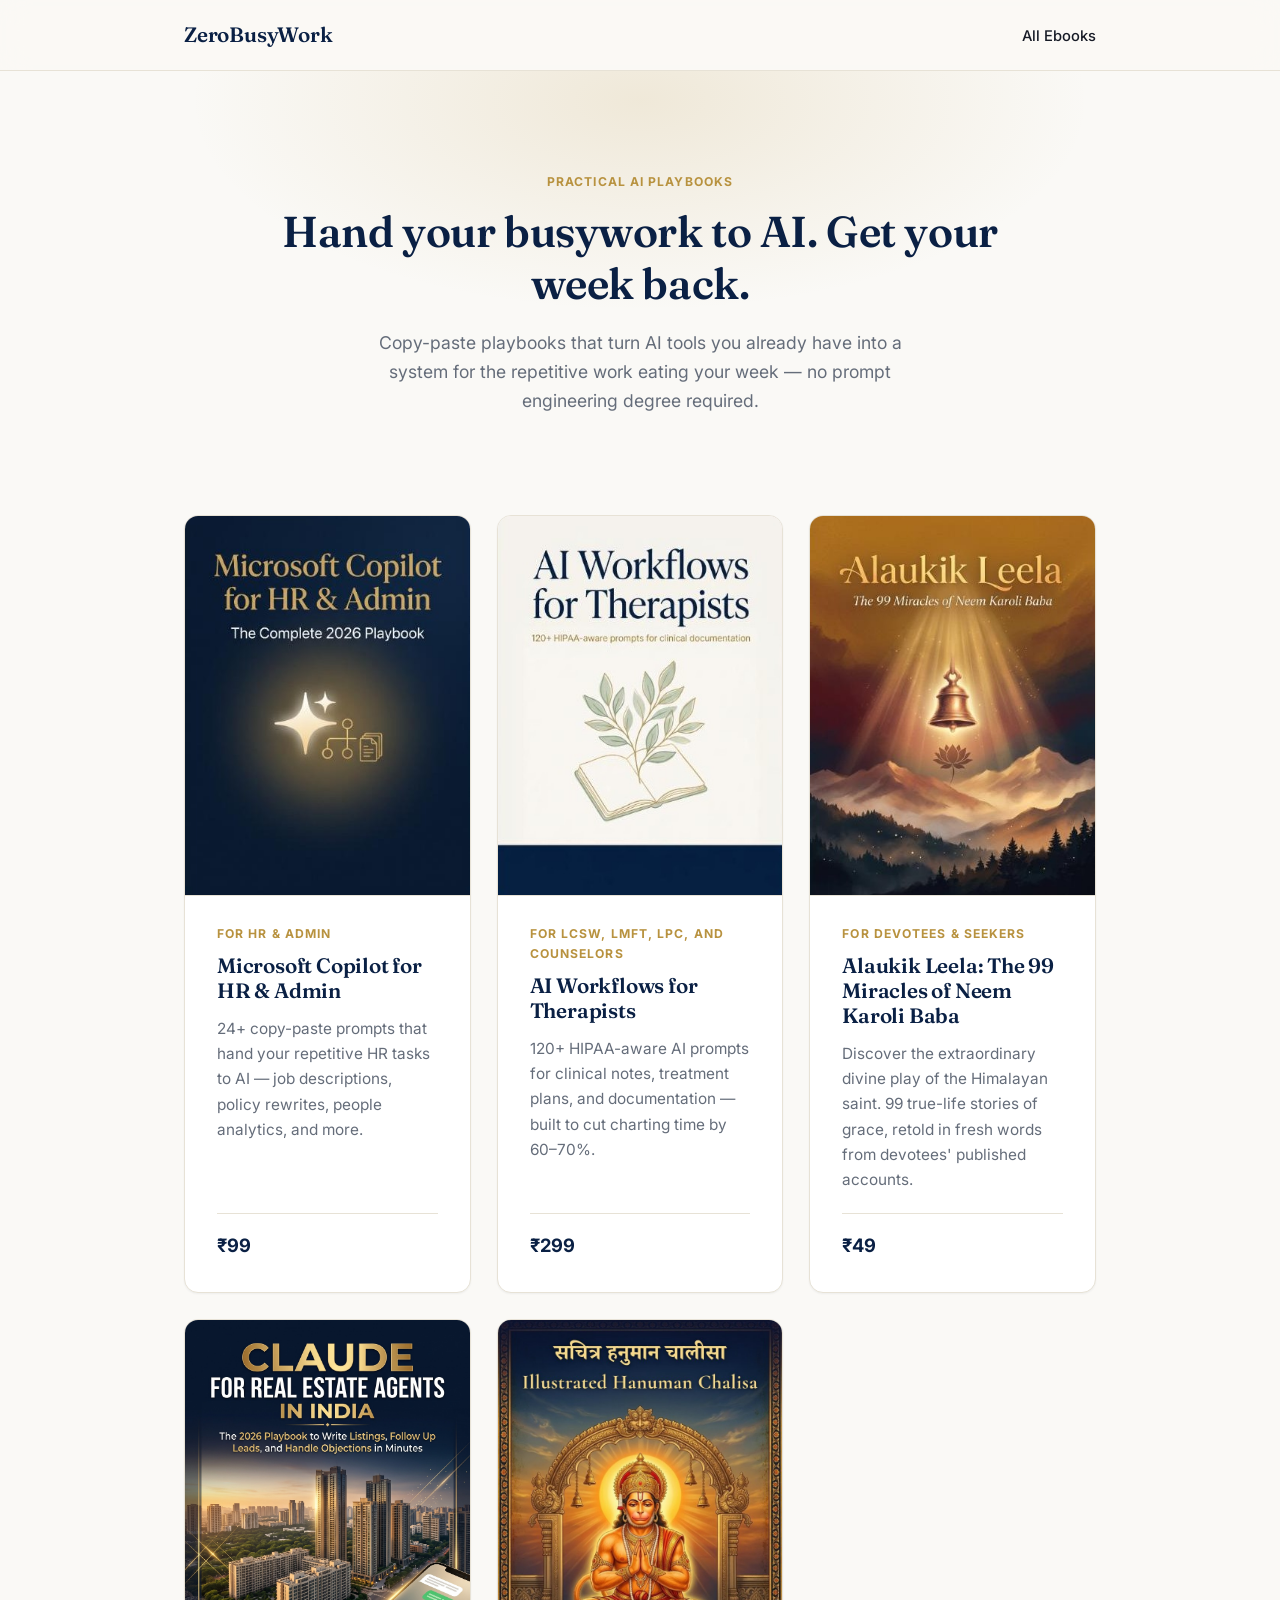
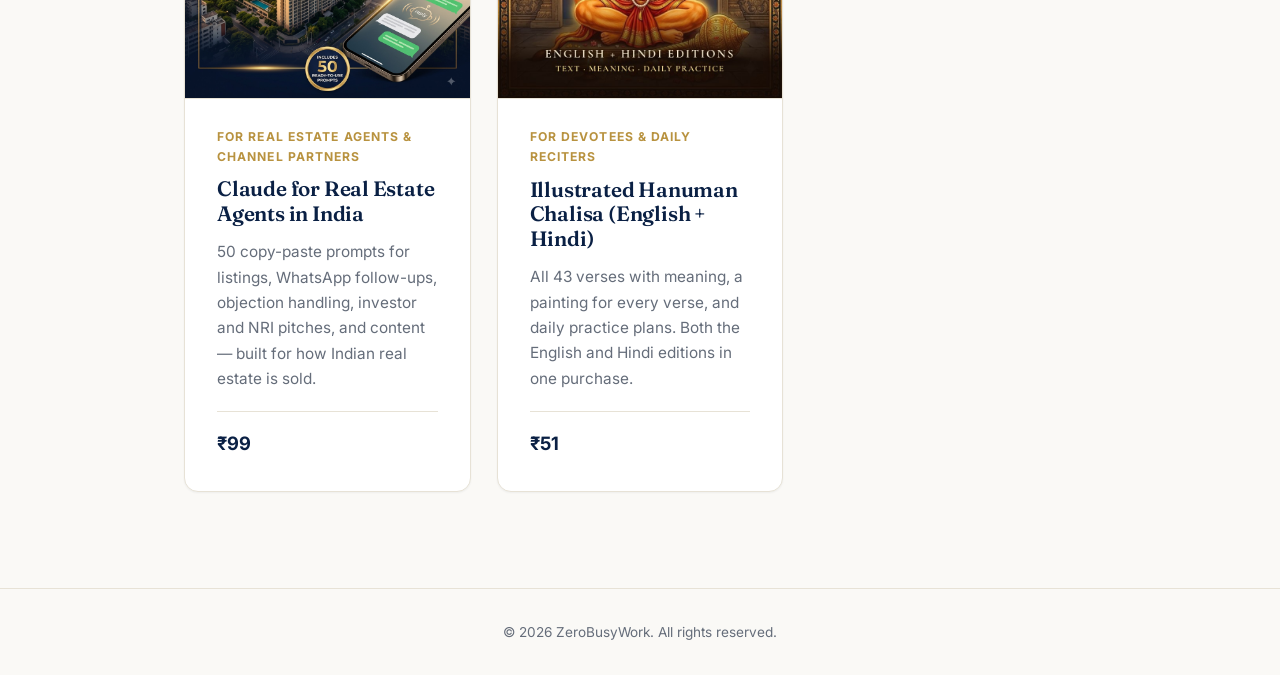
<file: index.html>
<!DOCTYPE html>
<html lang="en">
<head>
<meta charset="UTF-8">
<meta name="viewport" content="width=device-width, initial-scale=1.0">
<title>ZeroBusyWork — Practical AI Playbooks for Getting Your Time Back</title>
<meta name="description" content="Step-by-step, copy-paste AI playbooks that hand your repetitive work to AI — so you get hours back every week.">
<link rel="preconnect" href="https://fonts.googleapis.com">
<link rel="preconnect" href="https://fonts.gstatic.com" crossorigin>
<link href="https://fonts.googleapis.com/css2?family=Fraunces:opsz,wght@9..144,500;9..144,600;9..144,700&family=Inter:wght@400;500;600;700&display=swap" rel="stylesheet">
<link rel="stylesheet" href="/assets/style.css">
</head>
<body>

<header class="site-header">
<div class="wrap">
<a href="/" class="logo">ZeroBusyWork</a>
<nav>
<a href="/#books">All Ebooks</a>
</nav>
</div>
</header>

<section class="hero">
<div class="wrap">
<div class="eyebrow">Practical AI Playbooks</div>
<h1>Hand your busywork to AI. Get your week back.</h1>
<p class="lede">Copy-paste playbooks that turn AI tools you already have into a system for the repetitive work eating your week — no prompt engineering degree required.</p>
</div>
</section>

<section id="books" class="wrap">
<div class="catalog-grid">

<!--
============================================================
ONE CARD PER EBOOK.
To add a new ebook each month:
1. Duplicate the /ebooks/_template/ folder, rename it to
   your new ebook's slug (e.g. /ebooks/copilot-for-sales/).
2. Fill in that page (see instructions inside it).
3. Add a cover image at /assets/covers/{{slug}}.jpg (portrait,
   roughly 3:4) and reference it from both the homepage card
   and that ebook's hero section.
4. Copy one of the <a class="book-card"> blocks below,
   update the href, cover image, eyebrow, title, blurb and price.
============================================================
-->

<a class="book-card" href="/ebooks/hr-copilot-for-hr-admin/">
<img class="cover" src="/assets/covers/hr-copilot-for-hr-admin.jpg" alt="Microsoft Copilot for HR & Admin — cover">
<div class="card-body">
<div class="eyebrow">For HR & Admin</div>
<h2>Microsoft Copilot for HR &amp; Admin</h2>
<p>24+ copy-paste prompts that hand your repetitive HR tasks to AI — job descriptions, policy rewrites, people analytics, and more.</p>
<div class="price">₹99</div>
</div>
</a>

<a class="book-card" href="/ebooks/ai-workflows-for-therapists/">
<img class="cover" src="/assets/covers/ai-workflows-for-therapists.jpg" alt="AI Workflows for Therapists — cover">
<div class="card-body">
<div class="eyebrow">For LCSW, LMFT, LPC, and Counselors</div>
<h2>AI Workflows for Therapists</h2>
<p>120+ HIPAA-aware AI prompts for clinical notes, treatment plans, and documentation — built to cut charting time by 60–70%.</p>
<div class="price">₹299</div>
</div>
</a>

<a class="book-card" href="/ebooks/neem-karoli-baba-99-stories/">
<img class="cover" src="/assets/covers/neem-karoli-baba-99-stories.jpg" alt="Alaukik Leela: The 99 Miracles of Neem Karoli Baba — cover">
<div class="card-body">
<div class="eyebrow">For Devotees &amp; Seekers</div>
<h2>Alaukik Leela: The 99 Miracles of Neem Karoli Baba</h2>
<p>Discover the extraordinary divine play of the Himalayan saint. 99 true-life stories of grace, retold in fresh words from devotees' published accounts.</p>
<div class="price">₹49</div>
</div>
</a>

<a class="book-card" href="/ebooks/claude-for-real-estate-agents/">
<img class="cover" src="/assets/covers/claude-for-real-estate-agents.jpg" alt="Claude for Real Estate Agents in India — cover">
   <div class="card-body">
<div class="eyebrow">For Real Estate Agents &amp; Channel Partners</div>
<h2>Claude for Real Estate Agents in India</h2>
<p>50 copy-paste prompts for listings, WhatsApp follow-ups, objection handling, investor and NRI pitches, and content — built for how Indian real estate is sold.</p>
<div class="price">₹99</div>
</div>
</a>

<a class="book-card" href="/ebooks/hanuman-chalisa/">
<img class="cover" src="/assets/covers/image.jpg" alt="Illustrated Hanuman Chalisa — cover">
<div class="card-body">
<div class="eyebrow">For Devotees &amp; Daily Reciters</div>
<h2>Illustrated Hanuman Chalisa (English + Hindi)</h2>
<p>All 43 verses with meaning, a painting for every verse, and daily practice plans. Both the English and Hindi editions in one purchase.</p>
<div class="price">₹51</div>
</div>
</a>

</div>
</section>

<footer class="site-footer">
<div class="wrap">
&copy; 2026 ZeroBusyWork. All rights reserved.
</div>
</footer>

</body>
</html>
</file>
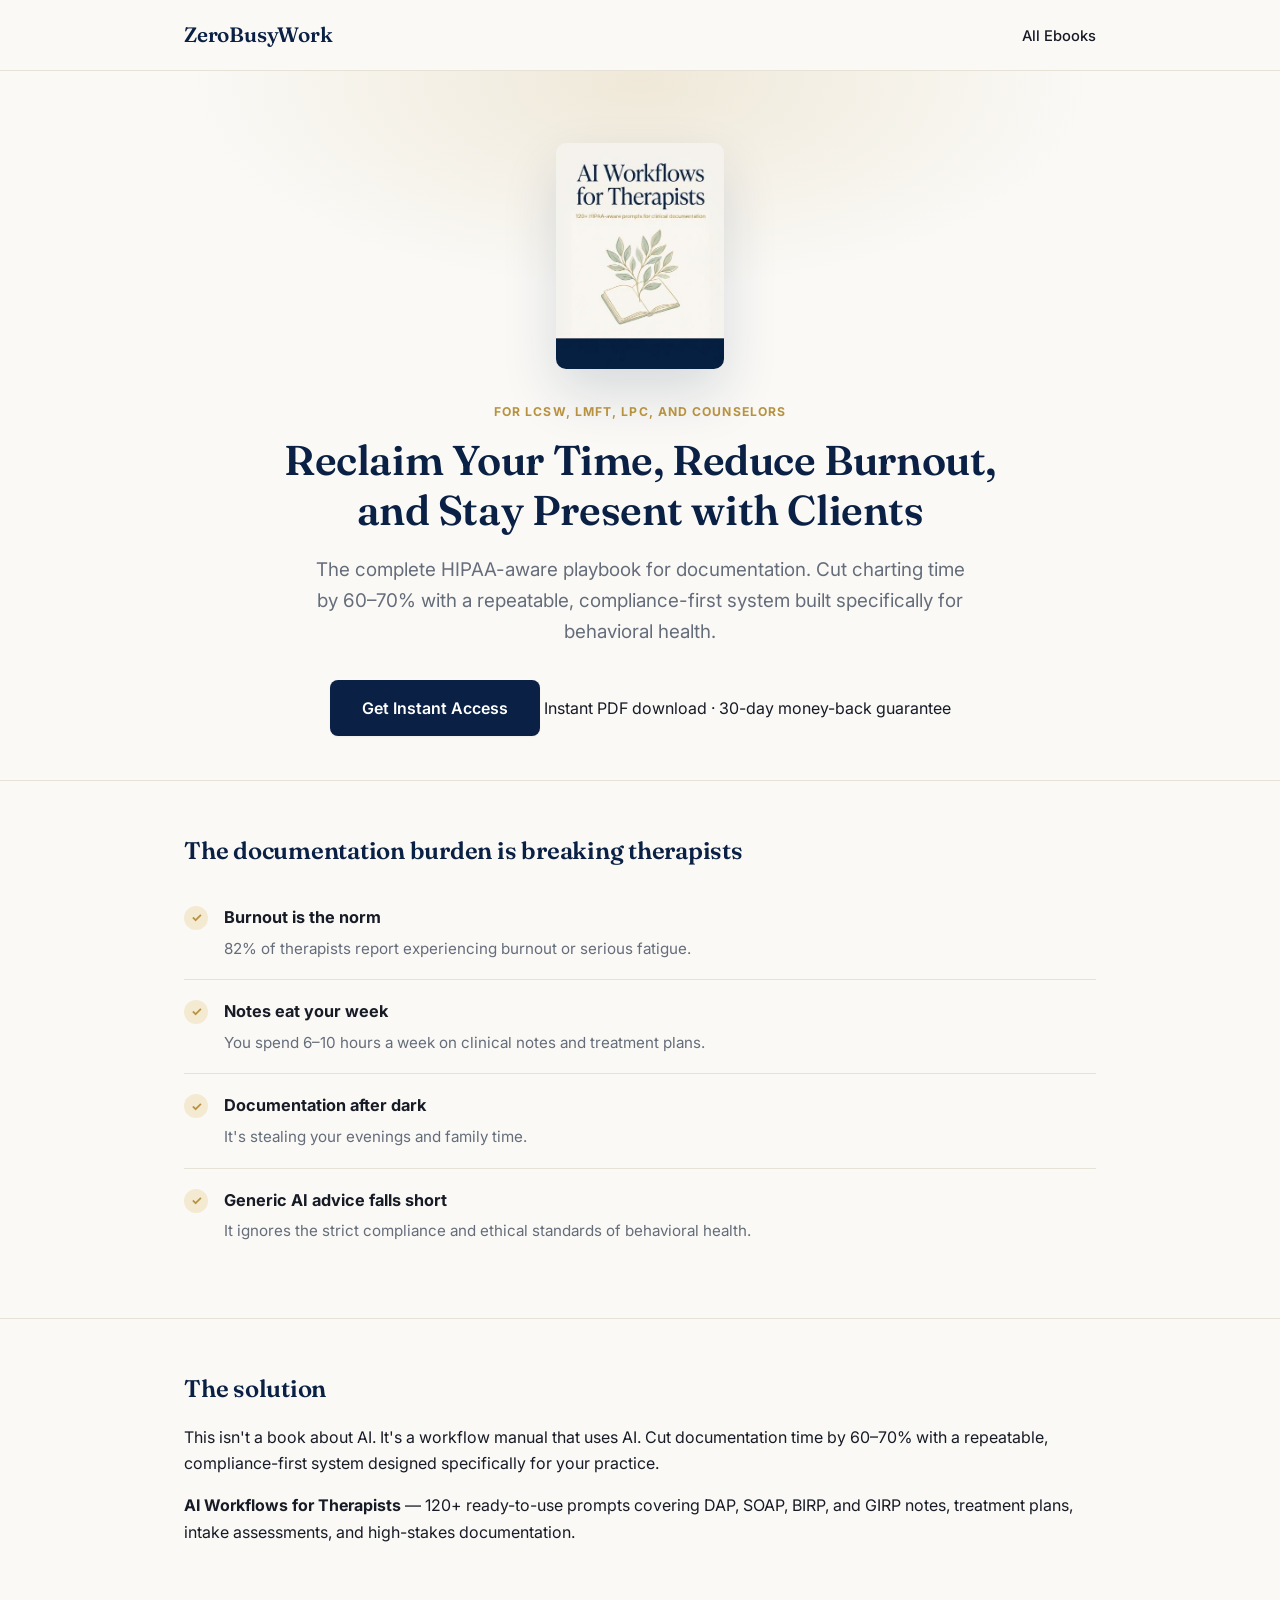
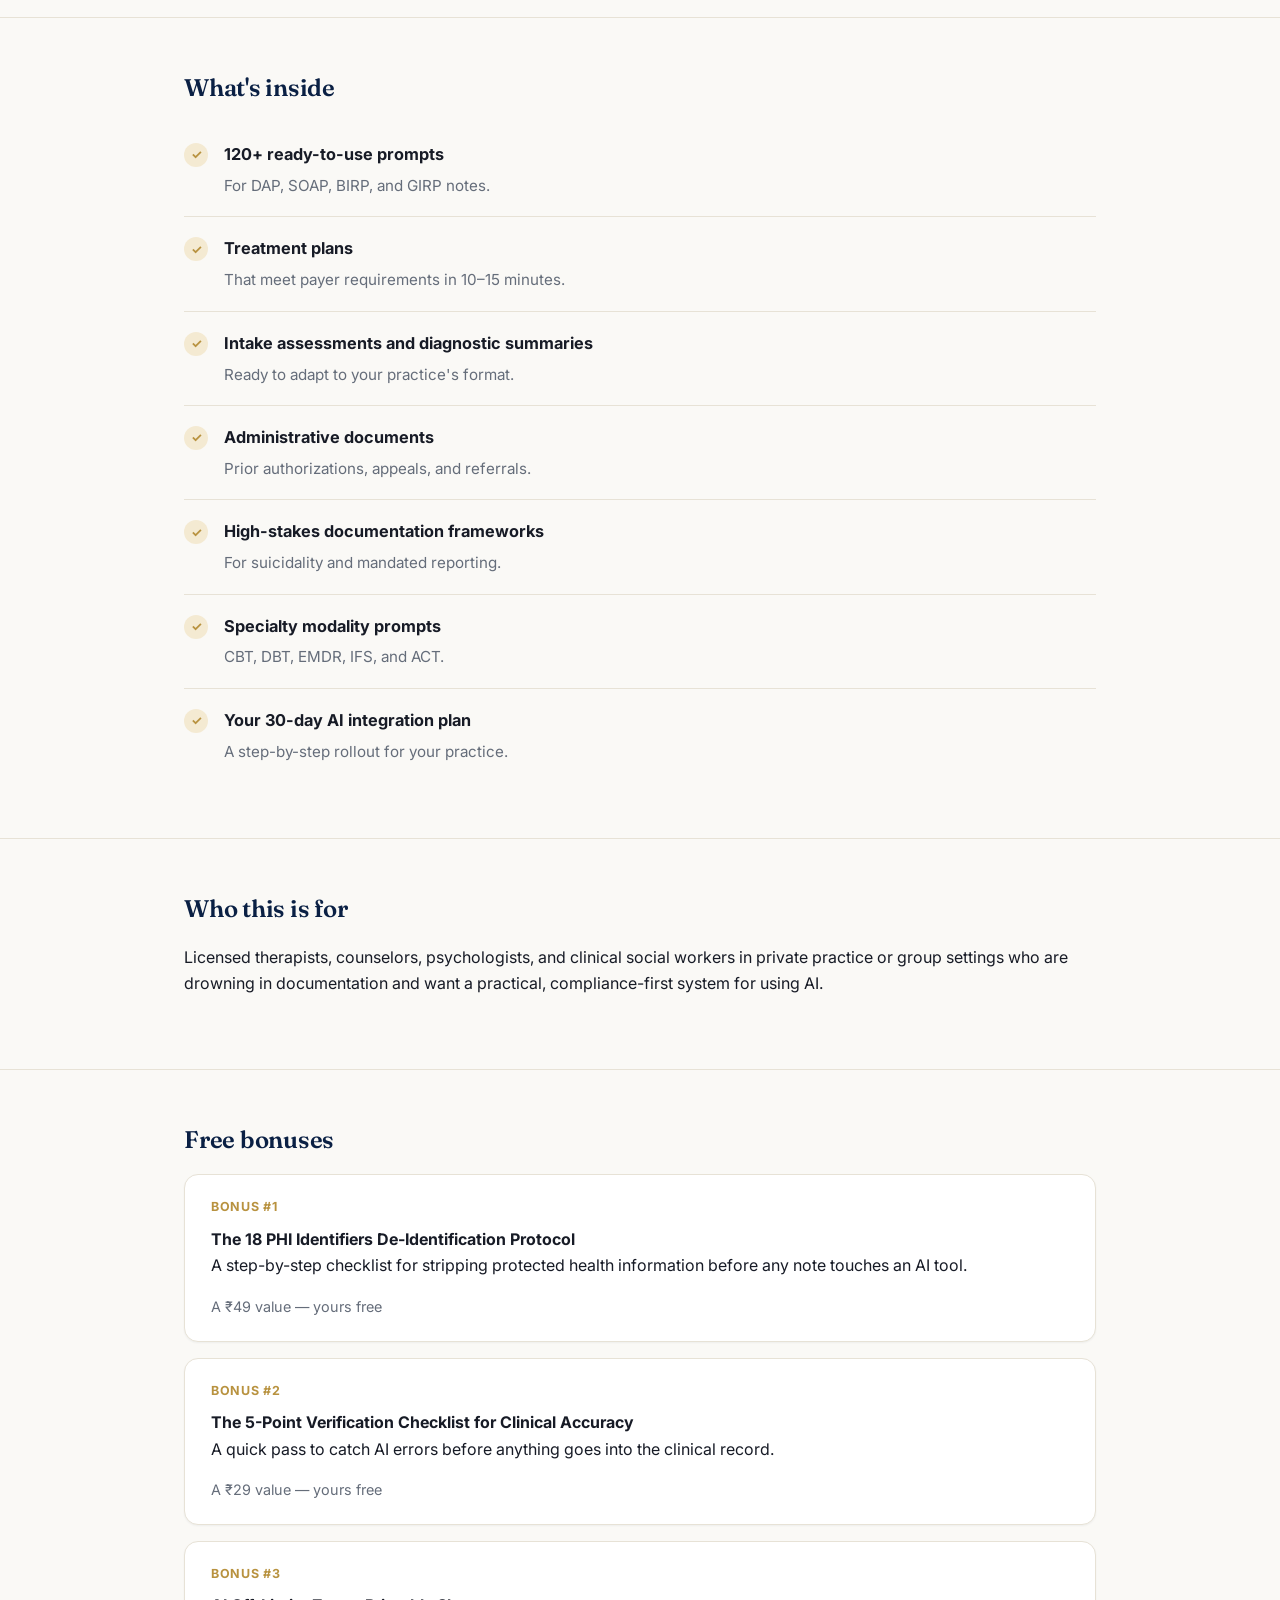
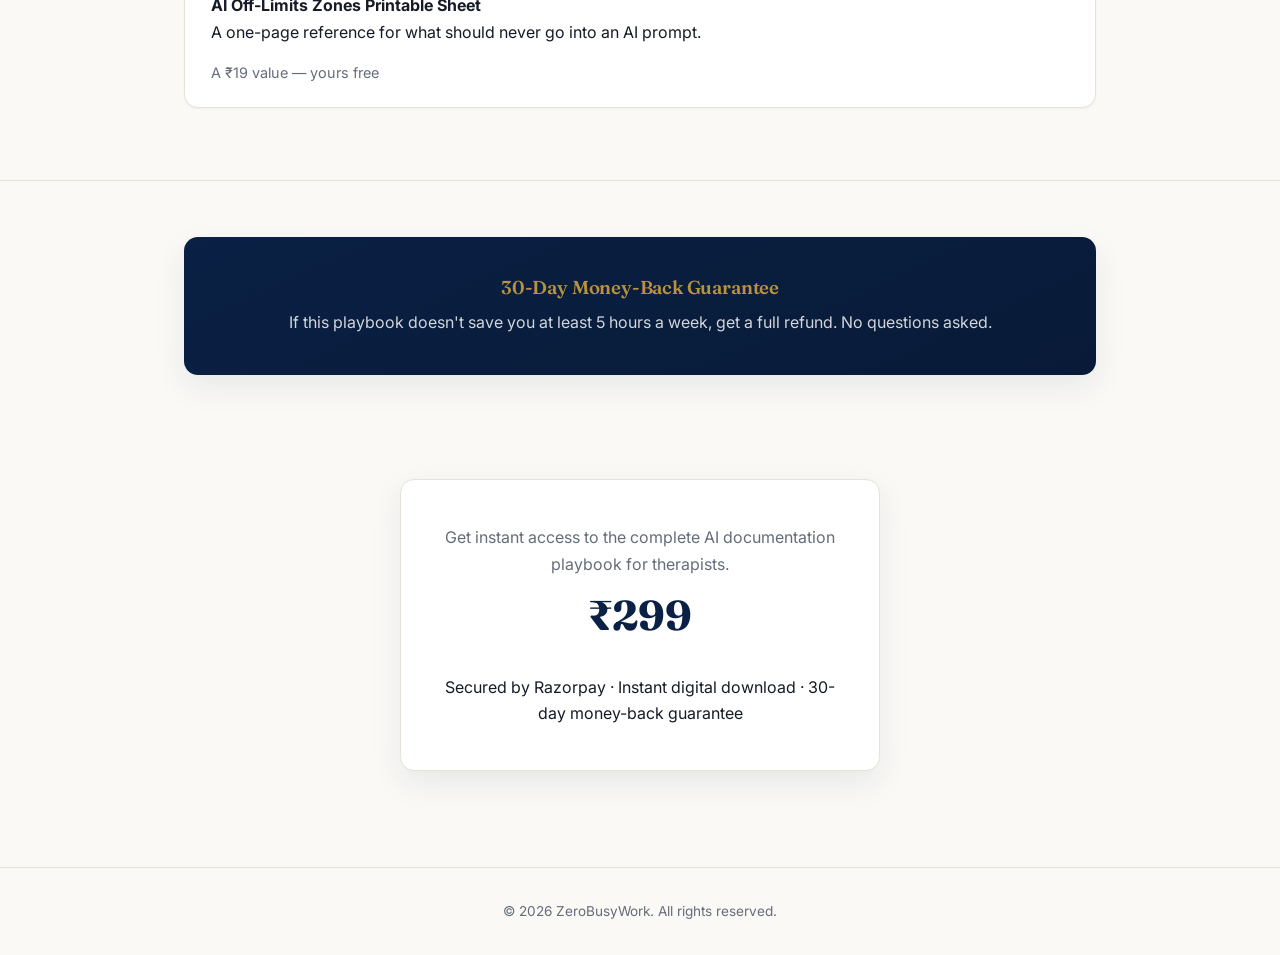
<file: ebooks/ai-workflows-for-therapists/index.html>
<!DOCTYPE html>
  <html lang="en">
  <head>
  <meta charset="UTF-8">
  <meta name="viewport" content="width=device-width, initial-scale=1.0">
  <title>AI Workflows for Therapists — ZeroBusyWork</title>
<meta name="description" content="The complete HIPAA-aware AI documentation playbook for therapists, counselors, and clinical social workers — cut charting time by 60-70%.">
  <link rel="preconnect" href="https://fonts.googleapis.com">
<link rel="preconnect" href="https://fonts.gstatic.com" crossorigin>
<link href="https://fonts.googleapis.com/css2?family=Fraunces:opsz,wght@9..144,500;9..144,600;9..144,700&family=Inter:wght@400;500;600;700&display=swap" rel="stylesheet">
<link rel="stylesheet" href="/assets/style.css">
  </head>
  <body>

  <header class="site-header">
  <div class="wrap">
  <a href="/" class="logo">ZeroBusyWork</a>
  <nav>
  <a href="/#books">All Ebooks</a>
  </nav>
  </div>
  </header>

  <section class="ebook-hero">
  <div class="wrap">
<img class="cover-shot" src="/assets/covers/ai-workflows-for-therapists.jpg" alt="AI Workflows for Therapists — book cover">
  <div class="eyebrow">For LCSW, LMFT, LPC, and Counselors</div>
  <h1>Reclaim Your Time, Reduce Burnout, and Stay Present with Clients</h1>
<p class="subhead">The complete HIPAA-aware playbook for documentation. Cut charting time by 60–70% with a repeatable, compliance-first system built specifically for behavioral health.</p>
<a href="#buy" class="btn">Get Instant Access</a>
<span class="fineprint">Instant PDF download · 30-day money-back guarantee</span>
</div>
</section>

<section class="content-section">
<div class="wrap">
<h2>The documentation burden is breaking therapists</h2>
  <ul class="feature-list">
  <li>
  <span class="check">✓</span>
  <div>
  <strong>Burnout is the norm</strong>
  <span class="desc">82% of therapists report experiencing burnout or serious fatigue.</span>
  </div>
  </li>
  <li>
  <span class="check">✓</span>
  <div>
  <strong>Notes eat your week</strong>
  <span class="desc">You spend 6–10 hours a week on clinical notes and treatment plans.</span>
</div>
</li>
<li>
<span class="check">✓</span>
<div>
<strong>Documentation after dark</strong>
<span class="desc">It's stealing your evenings and family time.</span>
  </div>
</li>
<li>
<span class="check">✓</span>
  <div>
  <strong>Generic AI advice falls short</strong>
<span class="desc">It ignores the strict compliance and ethical standards of behavioral health.</span>
  </div>
</li>
  </ul>
  </div>
  </section>

  <section class="content-section">
  <div class="wrap">
  <h2>The solution</h2>
  <p>This isn't a book about AI. It's a workflow manual that uses AI. Cut documentation time by 60–70% with a repeatable, compliance-first system designed specifically for your practice.</p>
  <p><strong>AI Workflows for Therapists</strong> — 120+ ready-to-use prompts covering DAP, SOAP, BIRP, and GIRP notes, treatment plans, intake assessments, and high-stakes documentation.</p>
</div>
</section>

<section class="content-section">
<div class="wrap">
<h2>What's inside</h2>
<ul class="feature-list">
  <li><span class="check">✓</span><div><strong>120+ ready-to-use prompts</strong><span class="desc">For DAP, SOAP, BIRP, and GIRP notes.</span></div></li>
  <li><span class="check">✓</span><div><strong>Treatment plans</strong><span class="desc">That meet payer requirements in 10–15 minutes.</span></div></li>
  <li><span class="check">✓</span><div><strong>Intake assessments and diagnostic summaries</strong><span class="desc">Ready to adapt to your practice's format.</span></div></li>
<li><span class="check">✓</span><div><strong>Administrative documents</strong><span class="desc">Prior authorizations, appeals, and referrals.</span></div></li>
<li><span class="check">✓</span><div><strong>High-stakes documentation frameworks</strong><span class="desc">For suicidality and mandated reporting.</span></div></li>
<li><span class="check">✓</span><div><strong>Specialty modality prompts</strong><span class="desc">CBT, DBT, EMDR, IFS, and ACT.</span></div></li>
<li><span class="check">✓</span><div><strong>Your 30-day AI integration plan</strong><span class="desc">A step-by-step rollout for your practice.</span></div></li>
  </ul>
</div>
</section>

  <section class="content-section">
  <div class="wrap">
<h2>Who this is for</h2>
  <p>Licensed therapists, counselors, psychologists, and clinical social workers in private practice or group settings who are drowning in documentation and want a practical, compliance-first system for using AI.</p>
</div>
</section>

<section class="content-section">
<div class="wrap">
  <h2>Free bonuses</h2>
  <div class="bonus-card">
  <div class="bonus-label">Bonus #1</div>
  <strong>The 18 PHI Identifiers De-Identification Protocol</strong>
<p>A step-by-step checklist for stripping protected health information before any note touches an AI tool.</p>
<div class="bonus-value">A ₹49 value — yours free</div>
</div>
<div class="bonus-card">
<div class="bonus-label">Bonus #2</div>
<strong>The 5-Point Verification Checklist for Clinical Accuracy</strong>
<p>A quick pass to catch AI errors before anything goes into the clinical record.</p>
<div class="bonus-value">A ₹29 value — yours free</div>
</div>
<div class="bonus-card">
<div class="bonus-label">Bonus #3</div>
<strong>AI Off-Limits Zones Printable Sheet</strong>
  <p>A one-page reference for what should never go into an AI prompt.</p>
<div class="bonus-value">A ₹19 value — yours free</div>
</div>
</div>
</section>

<section class="content-section">
  <div class="wrap">
  <div class="guarantee-box">
  <h3>30-Day Money-Back Guarantee</h3>
  <p>If this playbook doesn't save you at least 5 hours a week, get a full refund. No questions asked.</p>
  </div>
  </div>
  </section>

  <section id="buy" class="price-box">
  <div class="wrap">
  <p>Get instant access to the complete AI documentation playbook for therapists.</p>
  <div class="price">₹299</div>

  <form><script src="https://checkout.razorpay.com/v1/payment-button.js" data-payment_button_id="pl_Td9wgmvV3fQWop" async> </script> </form>

  <span class="fineprint">Secured by Razorpay · Instant digital download · 30-day money-back guarantee</span>
</div>
</section>

<footer class="site-footer">
<div class="wrap">
&copy; 2026 ZeroBusyWork. All rights reserved.
  </div>
</footer>

</body>
</html>
</file>
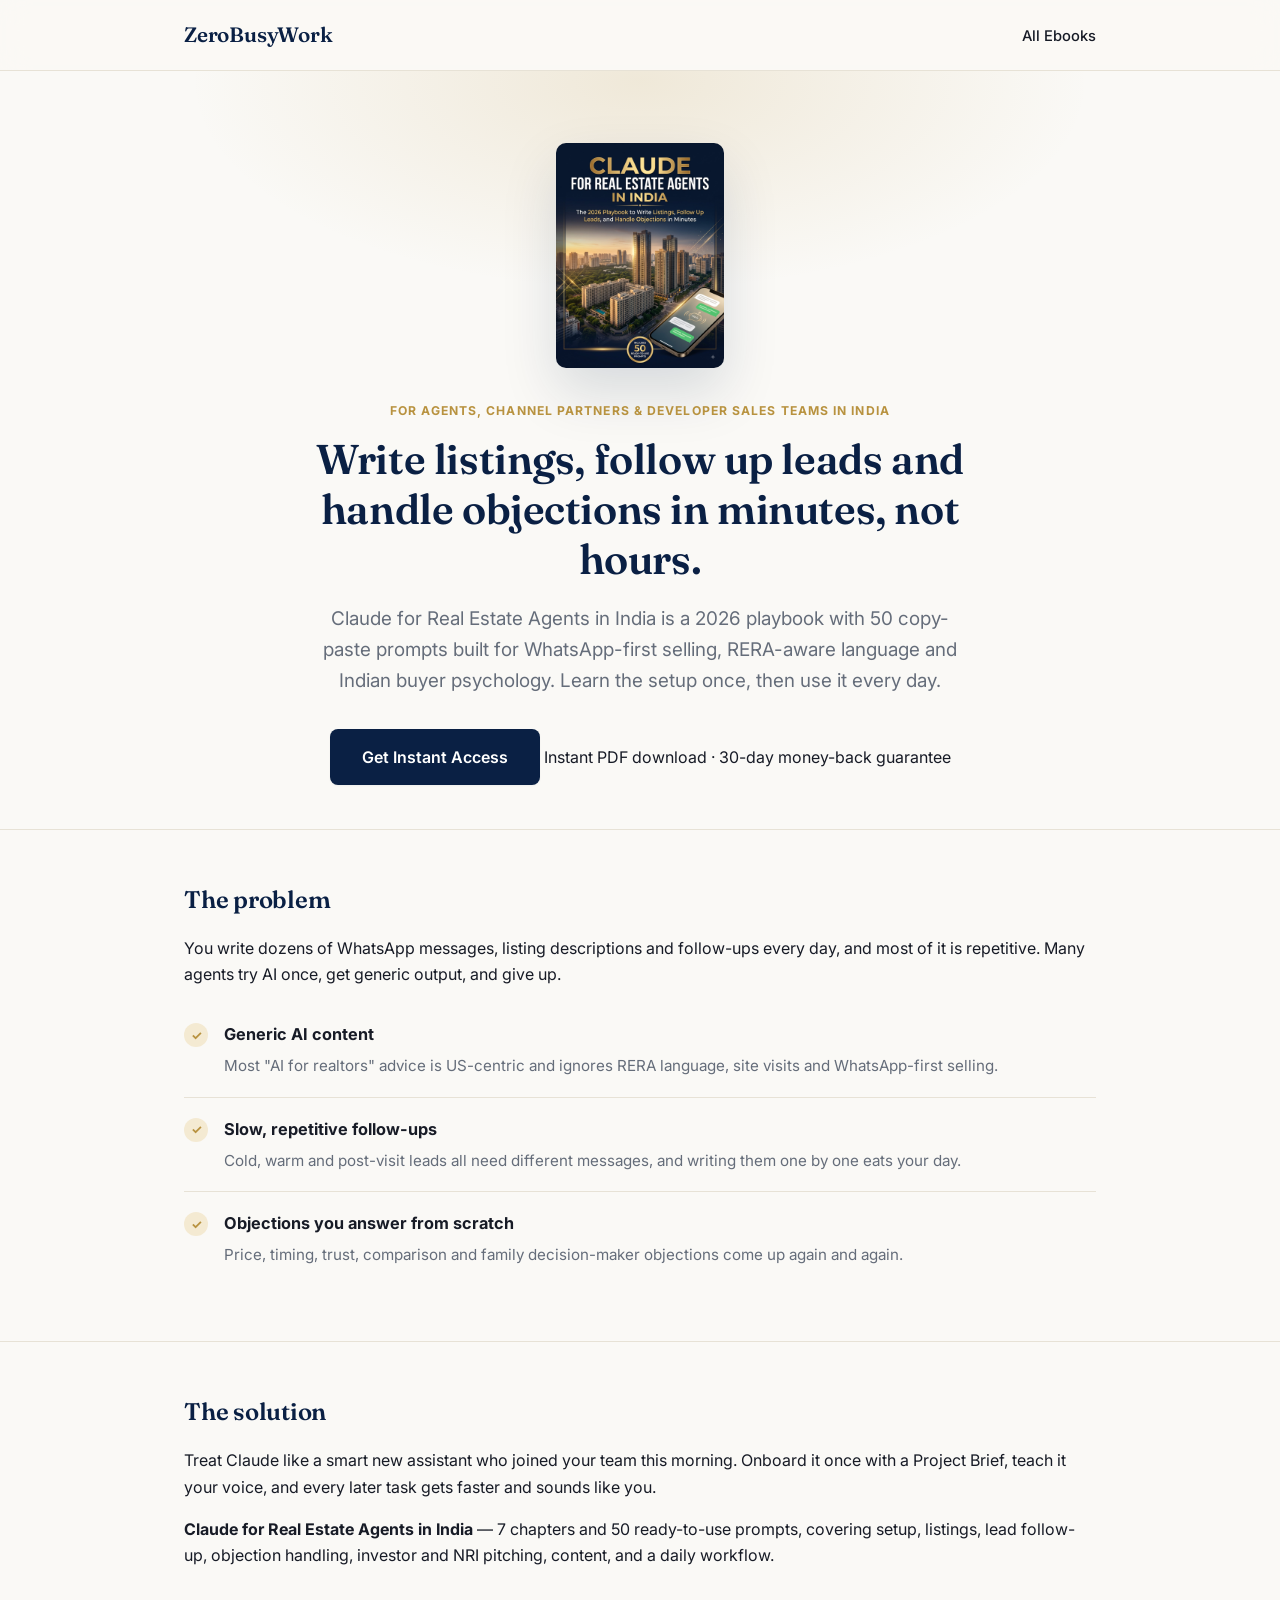
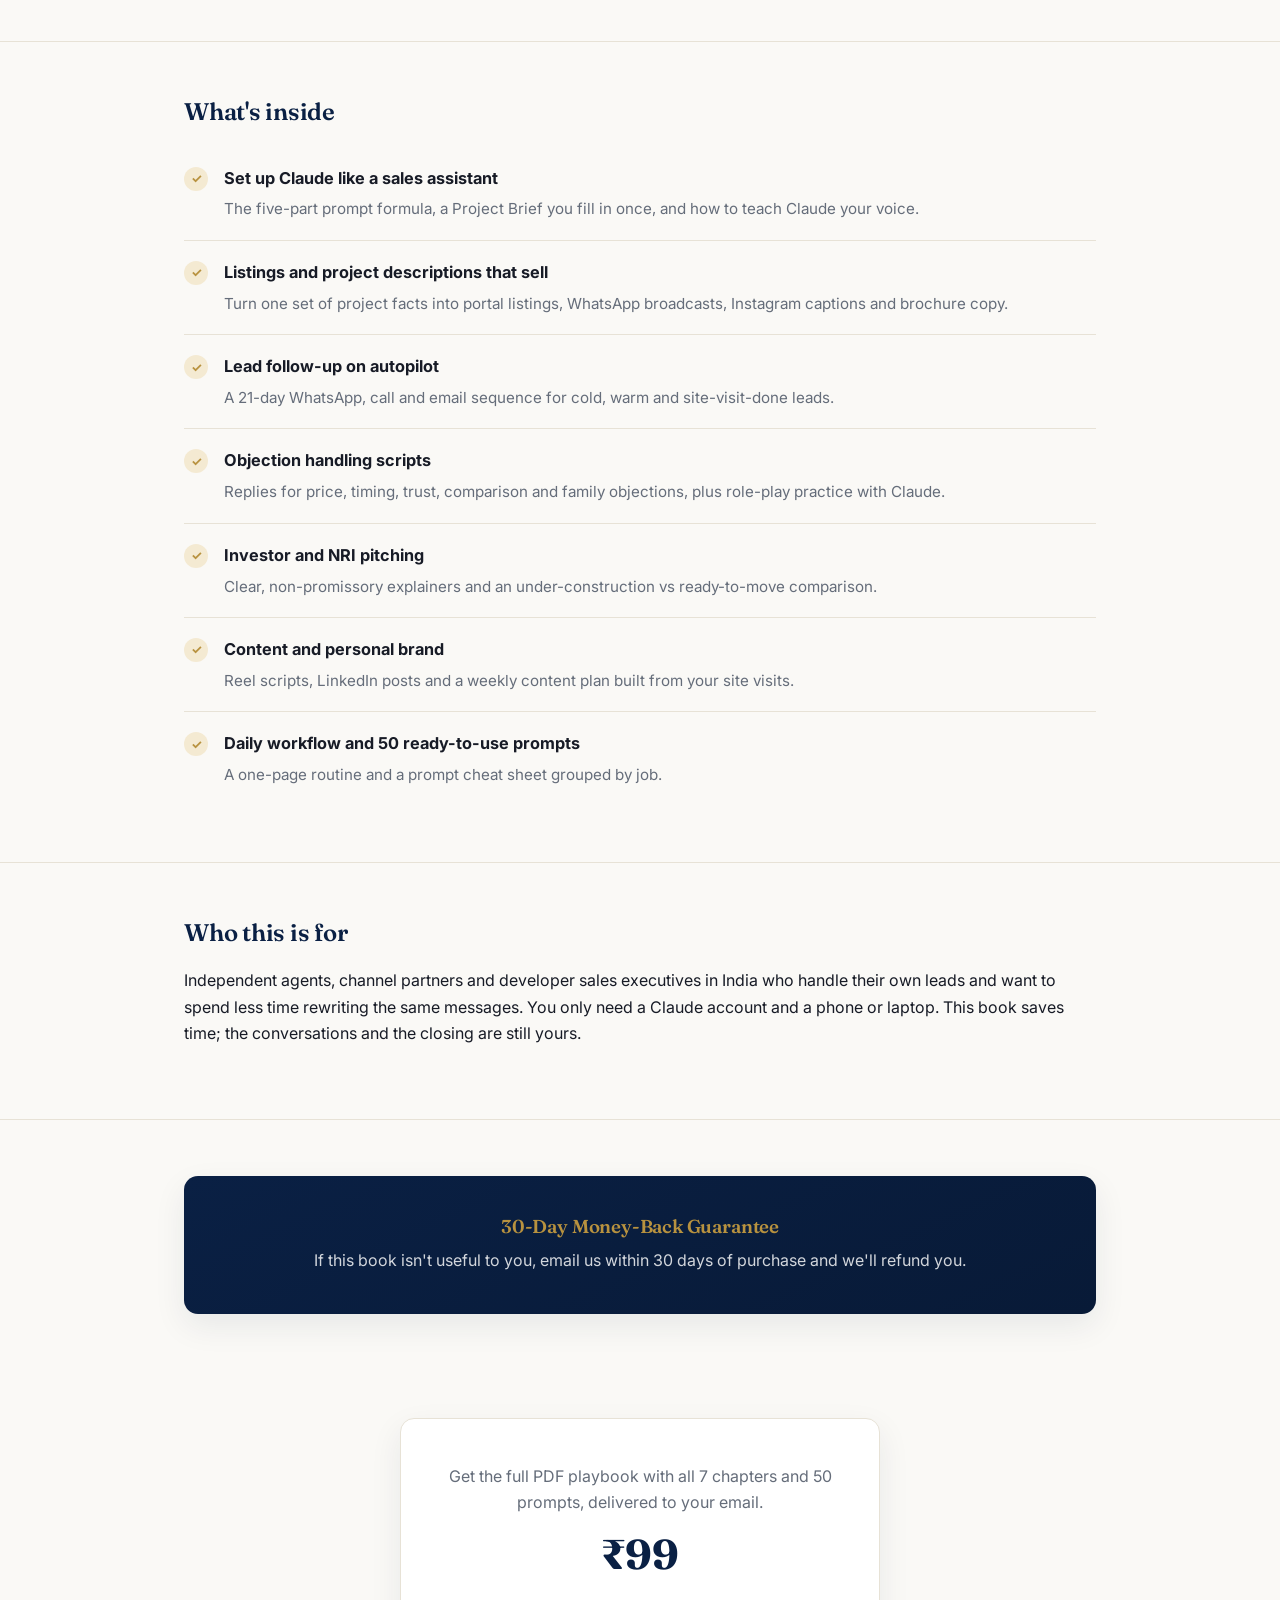
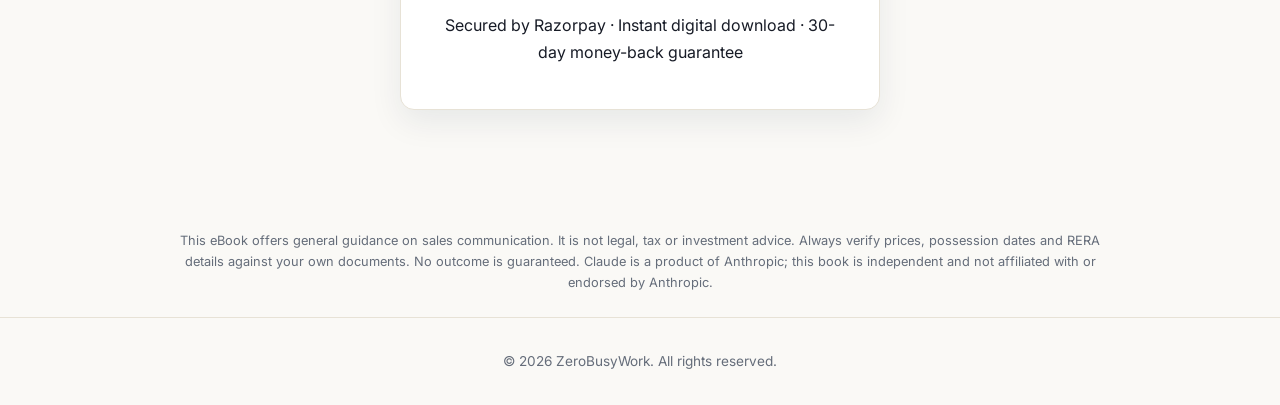
<file: ebooks/claude-for-real-estate-agents/index.html>
<!DOCTYPE html>
<html lang="en">
<head>
<meta charset="UTF-8">
<meta name="viewport" content="width=device-width, initial-scale=1.0">
<title>Claude for Real Estate Agents in India — ZeroBusyWork</title>
<meta name="description" content="A practical playbook with 50 copy-paste prompts for Indian real estate agents: listings, WhatsApp follow-ups, objection handling, investor and NRI pitches, and content.">
<link rel="preconnect" href="https://fonts.googleapis.com">
<link rel="preconnect" href="https://fonts.gstatic.com" crossorigin>
<link href="https://fonts.googleapis.com/css2?family=Fraunces:opsz,wght@9..144,500;9..144,600;9..144,700&family=Inter:wght@400;500;600;700&display=swap" rel="stylesheet">
<link rel="stylesheet" href="/assets/style.css">
</head>
<body>

<header class="site-header">
<div class="wrap">
<a href="/" class="logo">ZeroBusyWork</a>
<nav>
<a href="/#books">All Ebooks</a>
</nav>
</div>
</header>

<section class="ebook-hero">
<div class="wrap">
<img class="cover-shot" src="/assets/covers/claude-for-real-estate-agents.jpg" alt="Claude for Real Estate Agents in India — book cover">
  <div class="eyebrow">For Agents, Channel Partners &amp; Developer Sales Teams in India</div>
<h1>Write listings, follow up leads and handle objections in minutes, not hours.</h1>
<p class="subhead">Claude for Real Estate Agents in India is a 2026 playbook with 50 copy-paste prompts built for WhatsApp-first selling, RERA-aware language and Indian buyer psychology. Learn the setup once, then use it every day.</p>
<a href="#buy" class="btn">Get Instant Access</a>
<span class="fineprint">Instant PDF download · 30-day money-back guarantee</span>
</div>
</section>

<section class="content-section">
<div class="wrap">
<h2>The problem</h2>
<p>You write dozens of WhatsApp messages, listing descriptions and follow-ups every day, and most of it is repetitive. Many agents try AI once, get generic output, and give up.</p>
<ul class="feature-list">
<li>
<span class="check">✓</span>
<div>
<strong>Generic AI content</strong>
<span class="desc">Most "AI for realtors" advice is US-centric and ignores RERA language, site visits and WhatsApp-first selling.</span>
</div>
</li>
<li>
<span class="check">✓</span>
<div>
<strong>Slow, repetitive follow-ups</strong>
<span class="desc">Cold, warm and post-visit leads all need different messages, and writing them one by one eats your day.</span>
</div>
</li>
<li>
<span class="check">✓</span>
<div>
<strong>Objections you answer from scratch</strong>
<span class="desc">Price, timing, trust, comparison and family decision-maker objections come up again and again.</span>
</div>
</li>
</ul>
</div>
</section>

<section class="content-section">
<div class="wrap">
<h2>The solution</h2>
<p>Treat Claude like a smart new assistant who joined your team this morning. Onboard it once with a Project Brief, teach it your voice, and every later task gets faster and sounds like you.</p>
<p><strong>Claude for Real Estate Agents in India</strong> — 7 chapters and 50 ready-to-use prompts, covering setup, listings, lead follow-up, objection handling, investor and NRI pitching, content, and a daily workflow.</p>
</div>
</section>

<section class="content-section">
<div class="wrap">
<h2>What's inside</h2>
<ul class="feature-list">
<li><span class="check">✓</span><div><strong>Set up Claude like a sales assistant</strong><span class="desc">The five-part prompt formula, a Project Brief you fill in once, and how to teach Claude your voice.</span></div></li>
<li><span class="check">✓</span><div><strong>Listings and project descriptions that sell</strong><span class="desc">Turn one set of project facts into portal listings, WhatsApp broadcasts, Instagram captions and brochure copy.</span></div></li>
<li><span class="check">✓</span><div><strong>Lead follow-up on autopilot</strong><span class="desc">A 21-day WhatsApp, call and email sequence for cold, warm and site-visit-done leads.</span></div></li>
<li><span class="check">✓</span><div><strong>Objection handling scripts</strong><span class="desc">Replies for price, timing, trust, comparison and family objections, plus role-play practice with Claude.</span></div></li>
<li><span class="check">✓</span><div><strong>Investor and NRI pitching</strong><span class="desc">Clear, non-promissory explainers and an under-construction vs ready-to-move comparison.</span></div></li>
<li><span class="check">✓</span><div><strong>Content and personal brand</strong><span class="desc">Reel scripts, LinkedIn posts and a weekly content plan built from your site visits.</span></div></li>
<li><span class="check">✓</span><div><strong>Daily workflow and 50 ready-to-use prompts</strong><span class="desc">A one-page routine and a prompt cheat sheet grouped by job.</span></div></li>
</ul>
</div>
</section>

<section class="content-section">
<div class="wrap">
<h2>Who this is for</h2>
<p>Independent agents, channel partners and developer sales executives in India who handle their own leads and want to spend less time rewriting the same messages. You only need a Claude account and a phone or laptop. This book saves time; the conversations and the closing are still yours.</p>
</div>
</section>

<section class="content-section">
<div class="wrap">
<div class="guarantee-box">
<h3>30-Day Money-Back Guarantee</h3>
<p>If this book isn't useful to you, email us within 30 days of purchase and we'll refund you.</p>
</div>
</div>
</section>

<section id="buy" class="price-box">
<div class="wrap">
<p>Get the full PDF playbook with all 7 chapters and 50 prompts, delivered to your email.</p>
<div class="price">₹99</div>

<form><script src="https://checkout.razorpay.com/v1/payment-button.js" data-payment_button_id="pl_TnmRvpNVhSBSda" async> </script> </form>

<span class="fineprint">Secured by Razorpay · Instant digital download · 30-day money-back guarantee</span>
</div>
</section>

<p class="disclaimer wrap">This eBook offers general guidance on sales communication. It is not legal, tax or investment advice. Always verify prices, possession dates and RERA details against your own documents. No outcome is guaranteed. Claude is a product of Anthropic; this book is independent and not affiliated with or endorsed by Anthropic.</p>

<footer class="site-footer">
<div class="wrap">
&copy; 2026 ZeroBusyWork. All rights reserved.
</div>
</footer>

</body>
</html>
</file>
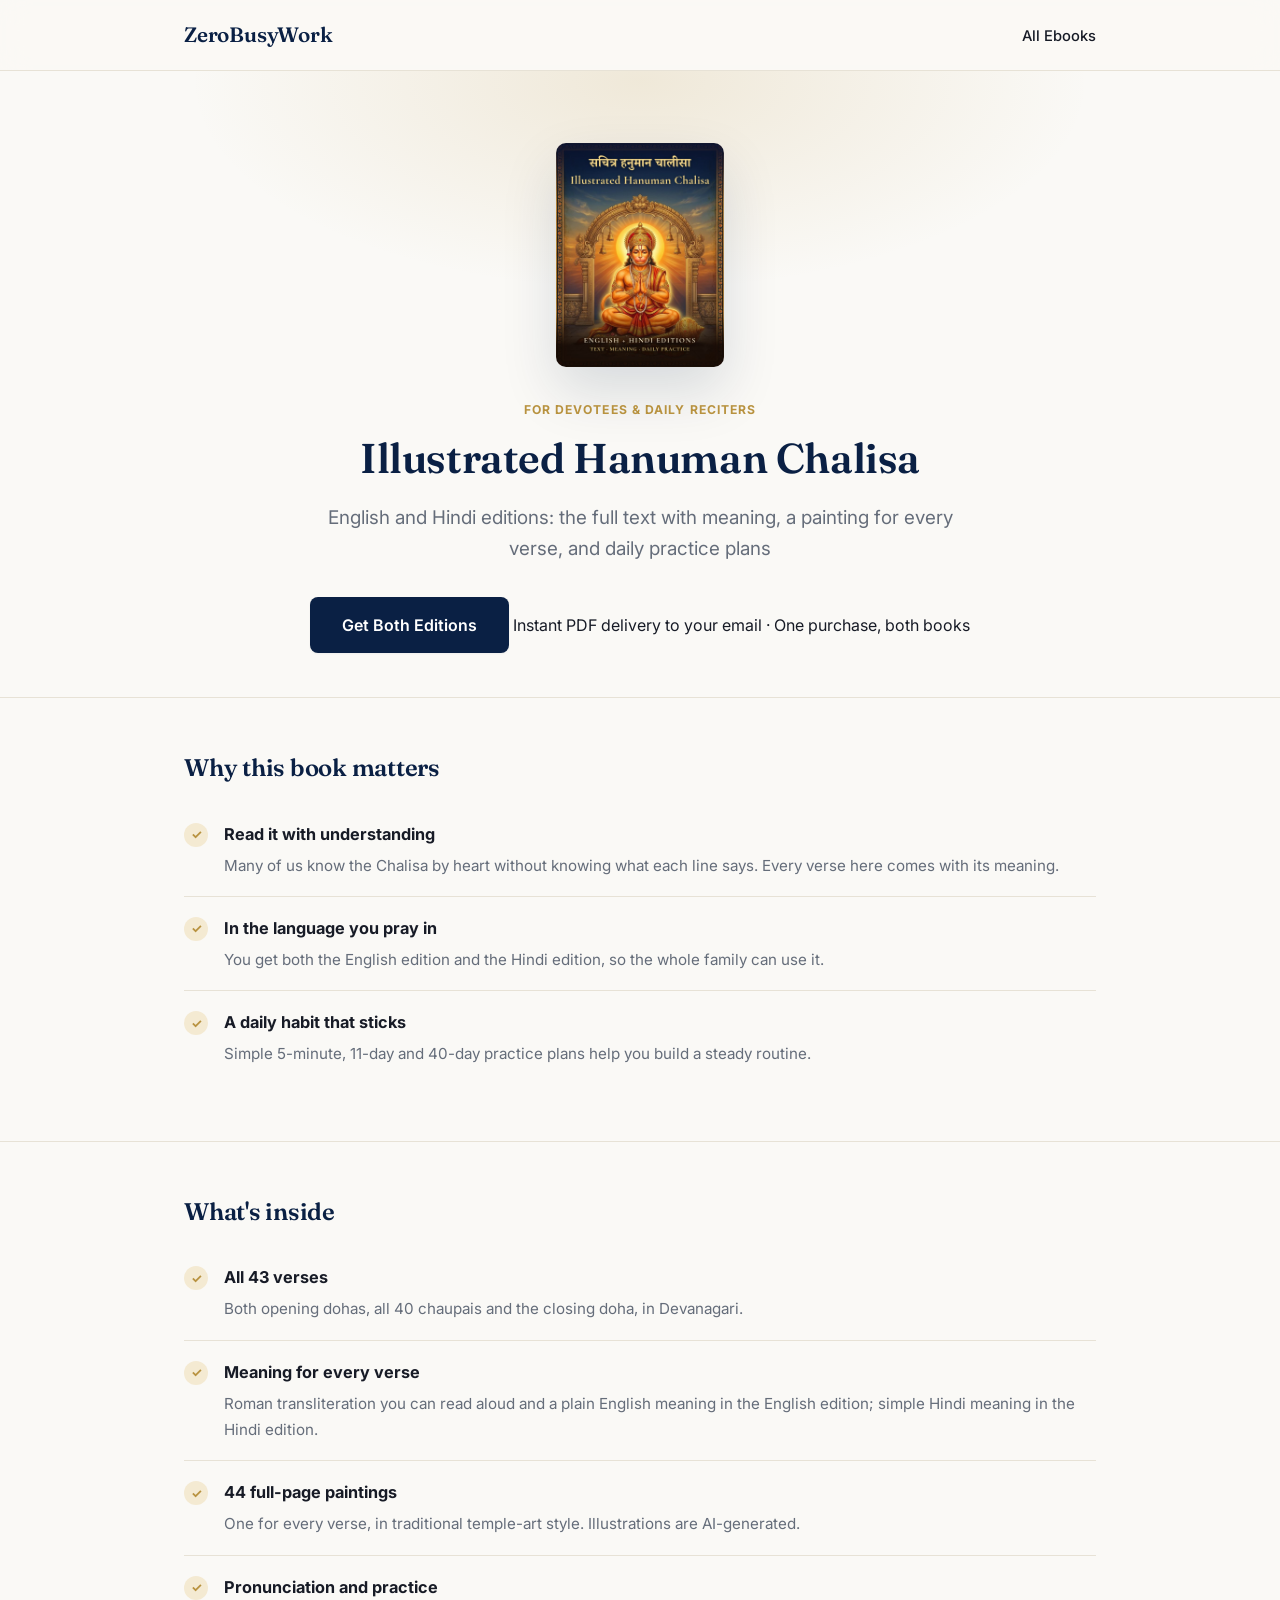
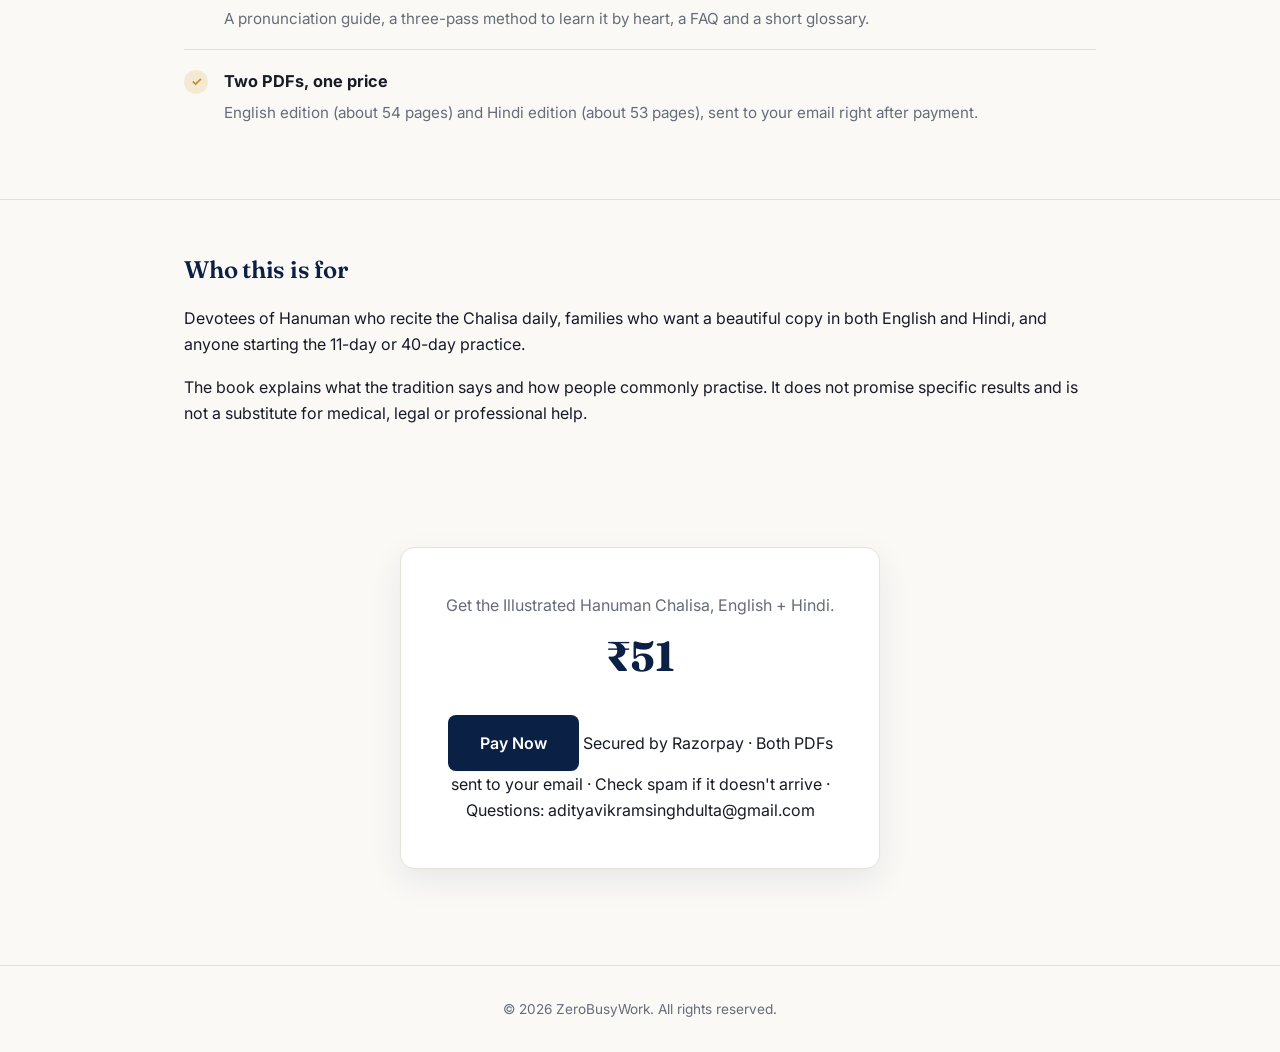
<file: ebooks/hanuman-chalisa/index.html>
<!DOCTYPE html>
<html lang="en">
<head>
<meta charset="UTF-8">
<meta name="viewport" content="width=device-width, initial-scale=1.0">
<title>Illustrated Hanuman Chalisa (English + Hindi) — ZeroBusyWork</title>
<meta name="description" content="All 43 verses in Devanagari with meaning, a painting for every verse, and daily practice plans. English and Hindi editions together for ₹51.">
<link rel="preconnect" href="https://fonts.googleapis.com">
<link rel="preconnect" href="https://fonts.gstatic.com" crossorigin>
<link href="https://fonts.googleapis.com/css2?family=Fraunces:opsz,wght@9..144,500;9..144,600;9..144,700&family=Inter:wght@400;500;600;700&display=swap" rel="stylesheet">
<link rel="stylesheet" href="/assets/style.css">
</head>
<body>

<header class="site-header">
<div class="wrap">
<a href="/" class="logo">ZeroBusyWork</a>
<nav>
<a href="/#books">All Ebooks</a>
</nav>
</div>
</header>

<section class="ebook-hero">
<div class="wrap">
<img class="cover-shot" src="/assets/covers/image.jpg" alt="Illustrated Hanuman Chalisa — book cover">
<div class="eyebrow">For Devotees &amp; Daily Reciters</div>
<h1>Illustrated Hanuman Chalisa</h1>
<p class="subhead">English and Hindi editions: the full text with meaning, a painting for every verse, and daily practice plans</p>
<a href="#buy" class="btn">Get Both Editions</a>
<span class="fineprint">Instant PDF delivery to your email · One purchase, both books</span>
</div>
</section>

<section class="content-section">
<div class="wrap">
<h2>Why this book matters</h2>
<ul class="feature-list">
<li>
<span class="check">✓</span>
<div>
<strong>Read it with understanding</strong>
<span class="desc">Many of us know the Chalisa by heart without knowing what each line says. Every verse here comes with its meaning.</span>
</div>
</li>
<li>
<span class="check">✓</span>
<div>
<strong>In the language you pray in</strong>
<span class="desc">You get both the English edition and the Hindi edition, so the whole family can use it.</span>
</div>
</li>
<li>
<span class="check">✓</span>
<div>
<strong>A daily habit that sticks</strong>
<span class="desc">Simple 5-minute, 11-day and 40-day practice plans help you build a steady routine.</span>
</div>
</li>
</ul>
</div>
</section>

<section class="content-section">
<div class="wrap">
<h2>What's inside</h2>
<ul class="feature-list">
<li><span class="check">✓</span><div><strong>All 43 verses</strong><span class="desc">Both opening dohas, all 40 chaupais and the closing doha, in Devanagari.</span></div></li>
<li><span class="check">✓</span><div><strong>Meaning for every verse</strong><span class="desc">Roman transliteration you can read aloud and a plain English meaning in the English edition; simple Hindi meaning in the Hindi edition.</span></div></li>
<li><span class="check">✓</span><div><strong>44 full-page paintings</strong><span class="desc">One for every verse, in traditional temple-art style. Illustrations are AI-generated.</span></div></li>
<li><span class="check">✓</span><div><strong>Pronunciation and practice</strong><span class="desc">A pronunciation guide, a three-pass method to learn it by heart, a FAQ and a short glossary.</span></div></li>
<li><span class="check">✓</span><div><strong>Two PDFs, one price</strong><span class="desc">English edition (about 54 pages) and Hindi edition (about 53 pages), sent to your email right after payment.</span></div></li>
</ul>
</div>
</section>

<section class="content-section">
<div class="wrap">
<h2>Who this is for</h2>
<p>Devotees of Hanuman who recite the Chalisa daily, families who want a beautiful copy in both English and Hindi, and anyone starting the 11-day or 40-day practice.</p>
<p class="fineprint">The book explains what the tradition says and how people commonly practise. It does not promise specific results and is not a substitute for medical, legal or professional help.</p>
</div>
</section>

<section id="buy" class="price-box">
<div class="wrap">
<p>Get the Illustrated Hanuman Chalisa, English + Hindi.</p>
<div class="price">₹51</div>

<a class="btn" href="https://rzp.io/rzp/hanuman-chalisa-english">Pay Now</a>

<span class="fineprint">Secured by Razorpay · Both PDFs sent to your email · Check spam if it doesn't arrive · Questions: adityavikramsinghdulta@gmail.com</span>
</div>
</section>

<footer class="site-footer">
<div class="wrap">
&copy; 2026 ZeroBusyWork. All rights reserved.
</div>
</footer>

</body>
</html>
</file>
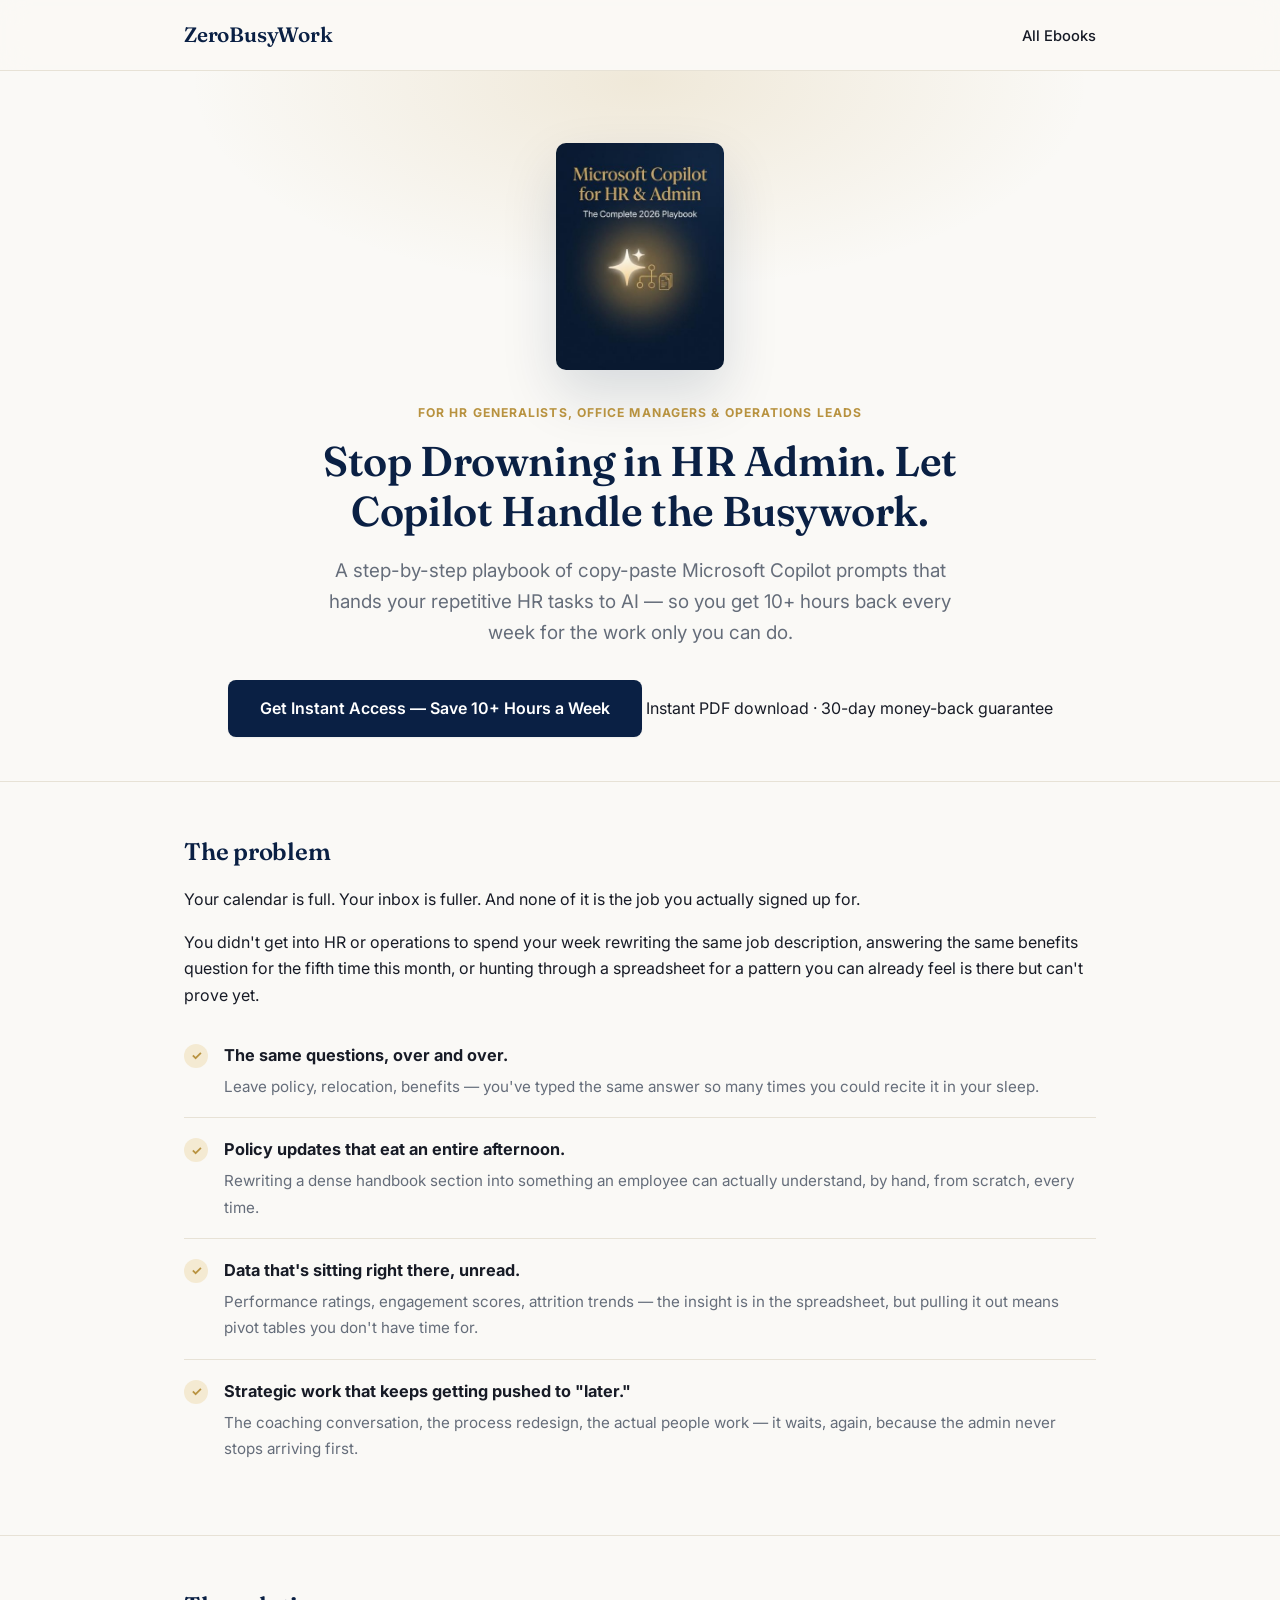
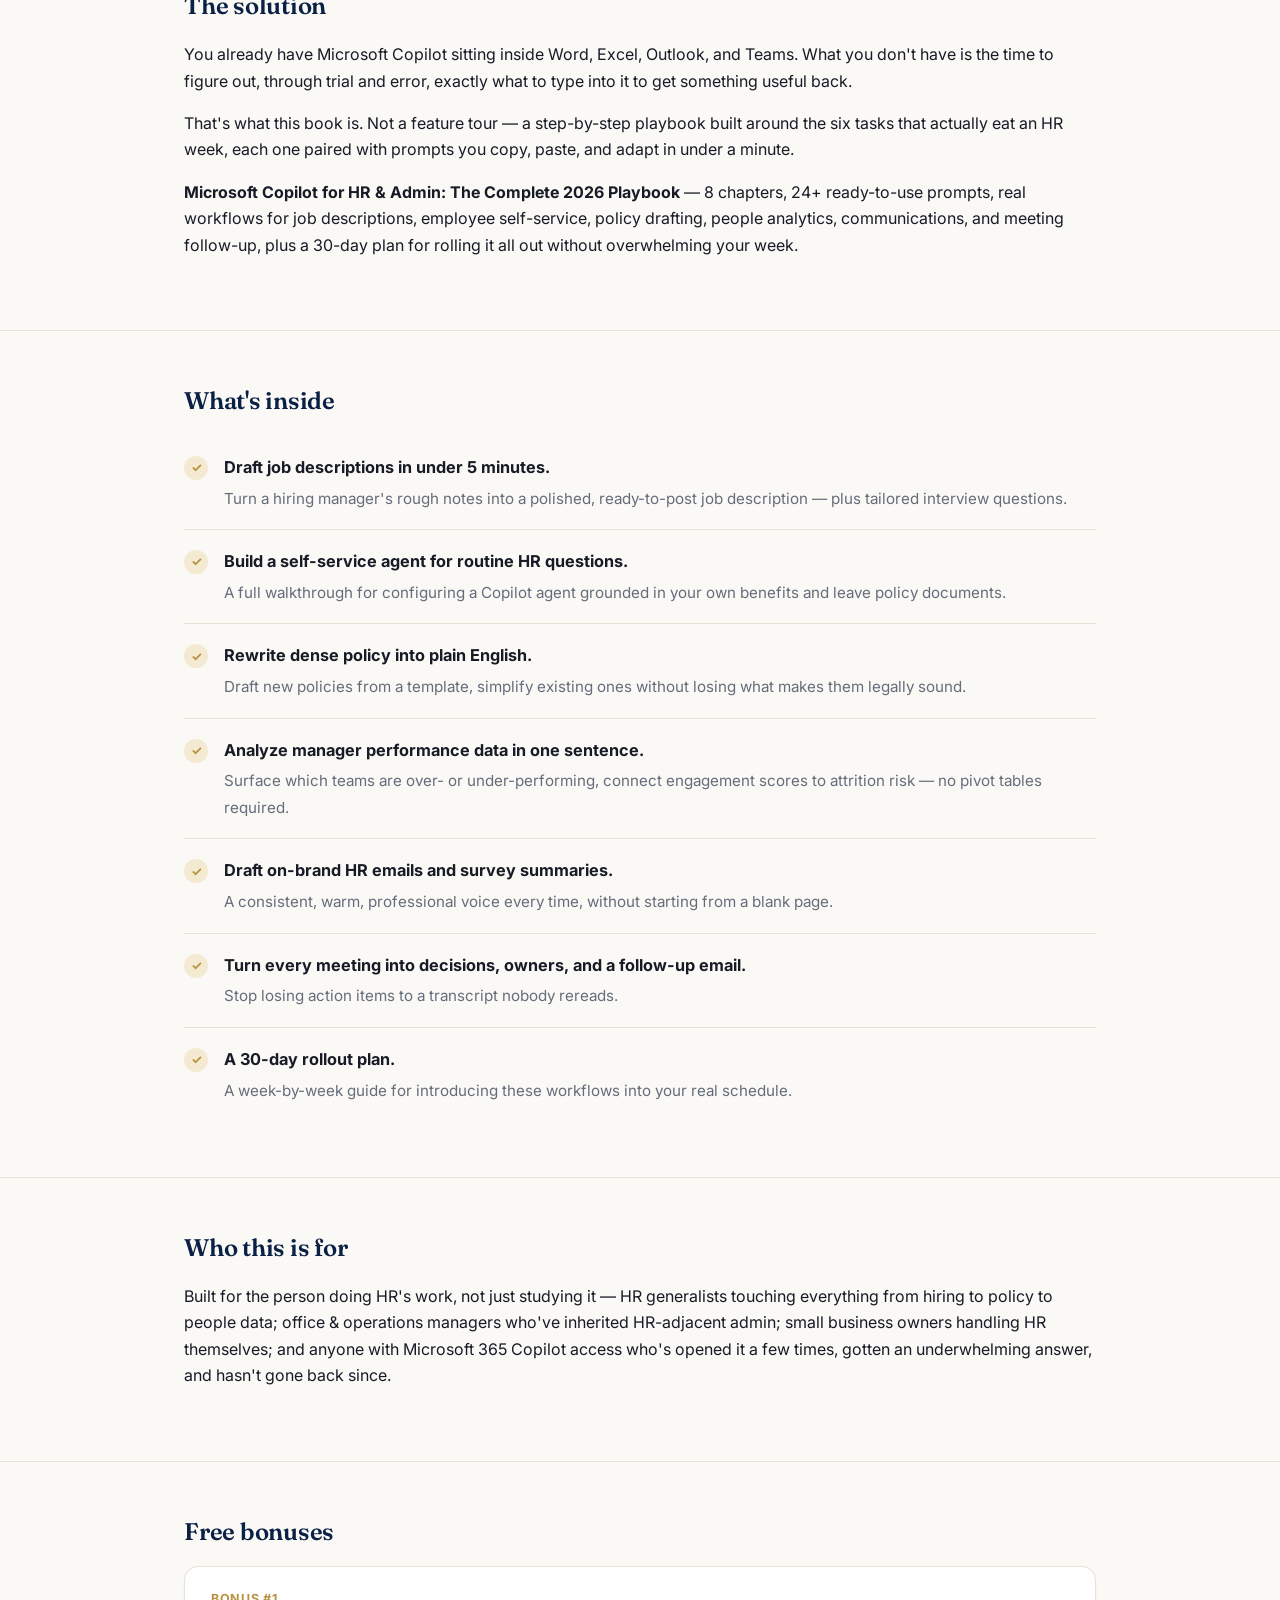
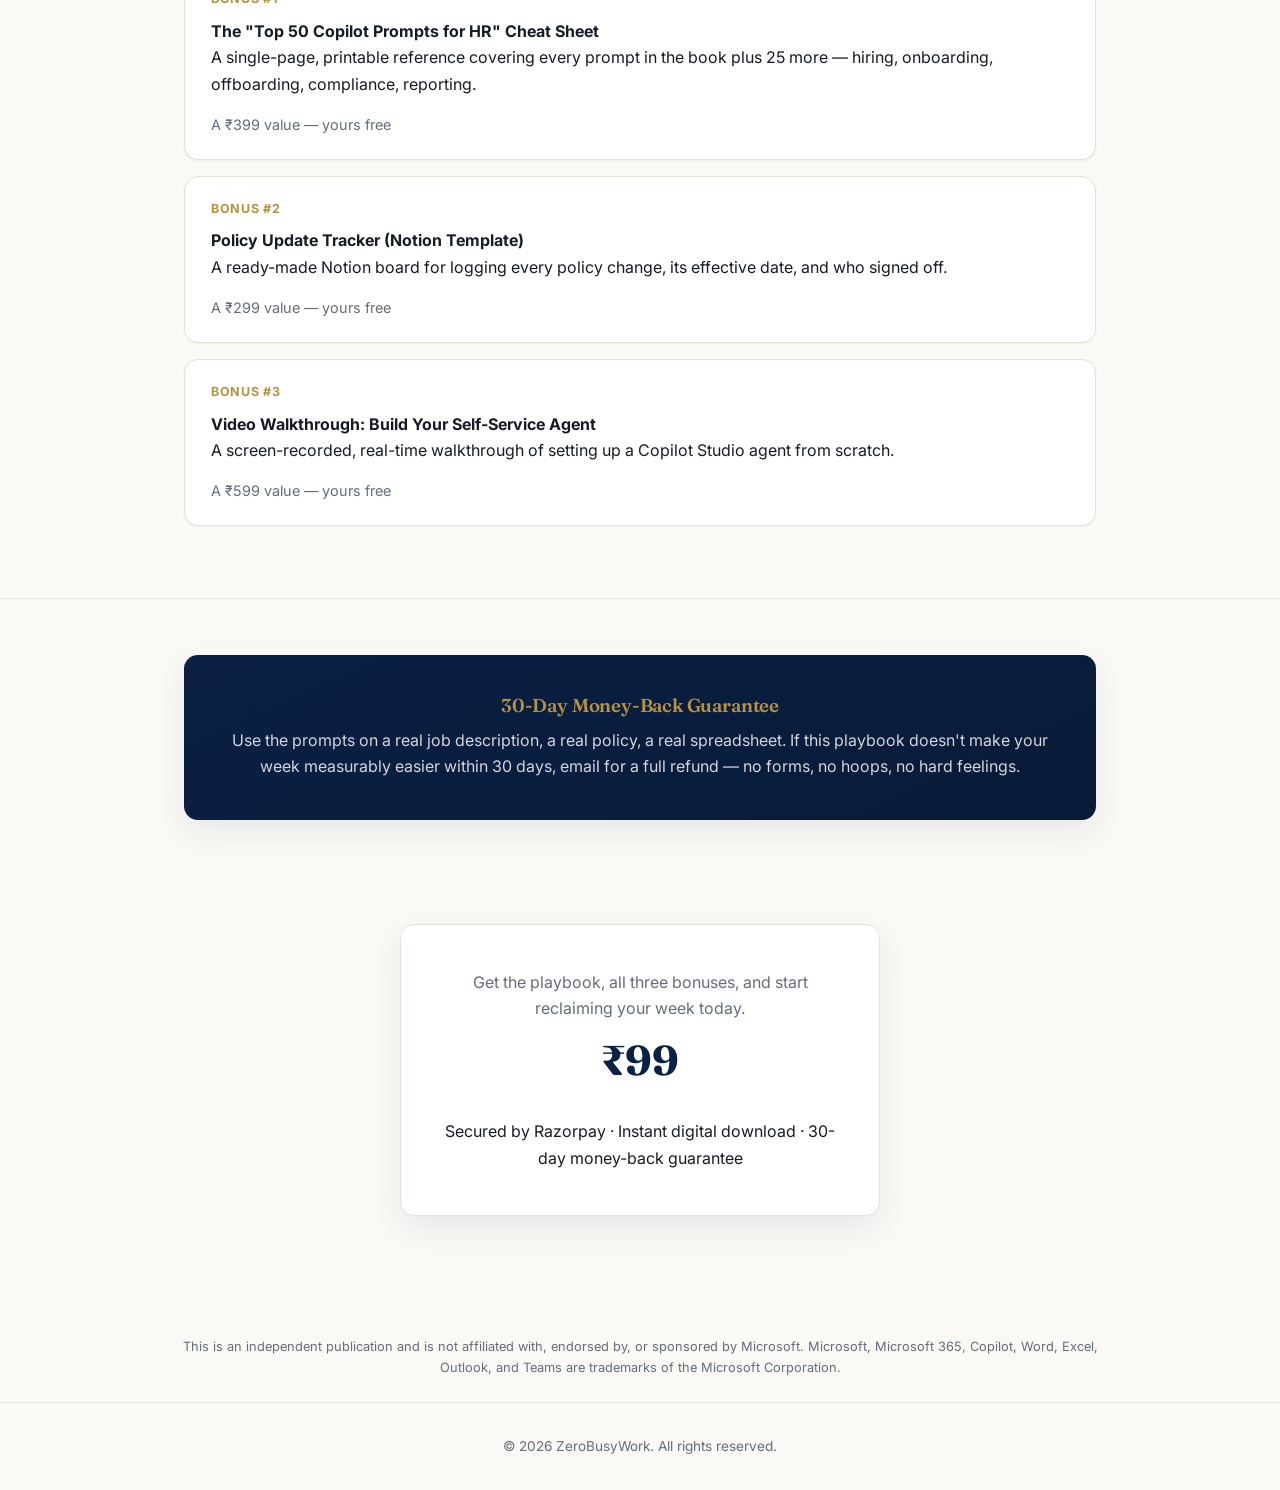
<file: ebooks/hr-copilot-for-hr-admin/index.html>
<!DOCTYPE html>
<html lang="en">
<head>
<meta charset="UTF-8">
<meta name="viewport" content="width=device-width, initial-scale=1.0">
<title>Microsoft Copilot for HR & Admin — The Complete 2026 Playbook</title>
<meta name="description" content="A step-by-step playbook of copy-paste Microsoft Copilot prompts that hands your repetitive HR tasks to AI — so you get 10+ hours back every week.">
<link rel="preconnect" href="https://fonts.googleapis.com">
<link rel="preconnect" href="https://fonts.gstatic.com" crossorigin>
<link href="https://fonts.googleapis.com/css2?family=Fraunces:opsz,wght@9..144,500;9..144,600;9..144,700&family=Inter:wght@400;500;600;700&display=swap" rel="stylesheet">
<link rel="stylesheet" href="/assets/style.css">
</head>
<body>

<header class="site-header">
  <div class="wrap">
    <a href="/" class="logo">ZeroBusyWork</a>
    <nav>
      <a href="/#books">All Ebooks</a>
    </nav>
  </div>
</header>

<section class="ebook-hero">
  <div class="wrap">
        <img class="cover-shot" src="/assets/covers/hr-copilot-for-hr-admin.jpg" alt="Microsoft Copilot for HR & Admin — book cover">
<div class="eyebrow">For HR Generalists, Office Managers &amp; Operations Leads</div>
    <h1>Stop Drowning in HR Admin. Let Copilot Handle the Busywork.</h1>
    <p class="subhead">A step-by-step playbook of copy-paste Microsoft Copilot prompts that hands your repetitive HR tasks to AI — so you get 10+ hours back every week for the work only you can do.</p>
    <a href="#buy" class="btn">Get Instant Access — Save 10+ Hours a Week</a>
    <span class="fineprint">Instant PDF download · 30-day money-back guarantee</span>
  </div>
</section>

<section class="content-section">
  <div class="wrap">
    <h2>The problem</h2>
    <p>Your calendar is full. Your inbox is fuller. And none of it is the job you actually signed up for.</p>
    <p>You didn't get into HR or operations to spend your week rewriting the same job description, answering the same benefits question for the fifth time this month, or hunting through a spreadsheet for a pattern you can already feel is there but can't prove yet.</p>
    <ul class="feature-list">
      <li>
        <span class="check">✓</span>
        <div>
          <strong>The same questions, over and over.</strong>
          <span class="desc">Leave policy, relocation, benefits — you've typed the same answer so many times you could recite it in your sleep.</span>
        </div>
      </li>
      <li>
        <span class="check">✓</span>
        <div>
          <strong>Policy updates that eat an entire afternoon.</strong>
          <span class="desc">Rewriting a dense handbook section into something an employee can actually understand, by hand, from scratch, every time.</span>
        </div>
      </li>
      <li>
        <span class="check">✓</span>
        <div>
          <strong>Data that's sitting right there, unread.</strong>
          <span class="desc">Performance ratings, engagement scores, attrition trends — the insight is in the spreadsheet, but pulling it out means pivot tables you don't have time for.</span>
        </div>
      </li>
      <li>
        <span class="check">✓</span>
        <div>
          <strong>Strategic work that keeps getting pushed to "later."</strong>
          <span class="desc">The coaching conversation, the process redesign, the actual people work — it waits, again, because the admin never stops arriving first.</span>
        </div>
      </li>
    </ul>
  </div>
</section>

<section class="content-section">
  <div class="wrap">
    <h2>The solution</h2>
    <p>You already have Microsoft Copilot sitting inside Word, Excel, Outlook, and Teams. What you don't have is the time to figure out, through trial and error, exactly what to type into it to get something useful back.</p>
    <p>That's what this book is. Not a feature tour — a step-by-step playbook built around the six tasks that actually eat an HR week, each one paired with prompts you copy, paste, and adapt in under a minute.</p>
    <p><strong>Microsoft Copilot for HR &amp; Admin: The Complete 2026 Playbook</strong> — 8 chapters, 24+ ready-to-use prompts, real workflows for job descriptions, employee self-service, policy drafting, people analytics, communications, and meeting follow-up, plus a 30-day plan for rolling it all out without overwhelming your week.</p>
  </div>
</section>

<section class="content-section">
  <div class="wrap">
    <h2>What's inside</h2>
    <ul class="feature-list">
      <li><span class="check">✓</span><div><strong>Draft job descriptions in under 5 minutes.</strong><span class="desc">Turn a hiring manager's rough notes into a polished, ready-to-post job description — plus tailored interview questions.</span></div></li>
      <li><span class="check">✓</span><div><strong>Build a self-service agent for routine HR questions.</strong><span class="desc">A full walkthrough for configuring a Copilot agent grounded in your own benefits and leave policy documents.</span></div></li>
      <li><span class="check">✓</span><div><strong>Rewrite dense policy into plain English.</strong><span class="desc">Draft new policies from a template, simplify existing ones without losing what makes them legally sound.</span></div></li>
      <li><span class="check">✓</span><div><strong>Analyze manager performance data in one sentence.</strong><span class="desc">Surface which teams are over- or under-performing, connect engagement scores to attrition risk — no pivot tables required.</span></div></li>
      <li><span class="check">✓</span><div><strong>Draft on-brand HR emails and survey summaries.</strong><span class="desc">A consistent, warm, professional voice every time, without starting from a blank page.</span></div></li>
      <li><span class="check">✓</span><div><strong>Turn every meeting into decisions, owners, and a follow-up email.</strong><span class="desc">Stop losing action items to a transcript nobody rereads.</span></div></li>
      <li><span class="check">✓</span><div><strong>A 30-day rollout plan.</strong><span class="desc">A week-by-week guide for introducing these workflows into your real schedule.</span></div></li>
    </ul>
  </div>
</section>

<section class="content-section">
  <div class="wrap">
    <h2>Who this is for</h2>
    <p>Built for the person doing HR's work, not just studying it — HR generalists touching everything from hiring to policy to people data; office &amp; operations managers who've inherited HR-adjacent admin; small business owners handling HR themselves; and anyone with Microsoft 365 Copilot access who's opened it a few times, gotten an underwhelming answer, and hasn't gone back since.</p>
  </div>
</section>

<section class="content-section">
  <div class="wrap">
    <h2>Free bonuses</h2>

    <div class="bonus-card">
      <div class="bonus-label">Bonus #1</div>
      <strong>The "Top 50 Copilot Prompts for HR" Cheat Sheet</strong>
      <p>A single-page, printable reference covering every prompt in the book plus 25 more — hiring, onboarding, offboarding, compliance, reporting.</p>
      <div class="bonus-value">A ₹399 value — yours free</div>
    </div>

    <div class="bonus-card">
      <div class="bonus-label">Bonus #2</div>
      <strong>Policy Update Tracker (Notion Template)</strong>
      <p>A ready-made Notion board for logging every policy change, its effective date, and who signed off.</p>
      <div class="bonus-value">A ₹299 value — yours free</div>
    </div>

    <div class="bonus-card">
      <div class="bonus-label">Bonus #3</div>
      <strong>Video Walkthrough: Build Your Self-Service Agent</strong>
      <p>A screen-recorded, real-time walkthrough of setting up a Copilot Studio agent from scratch.</p>
      <div class="bonus-value">A ₹599 value — yours free</div>
    </div>
  </div>
</section>

<section class="content-section">
  <div class="wrap">
    <div class="guarantee-box">
      <h3>30-Day Money-Back Guarantee</h3>
      <p>Use the prompts on a real job description, a real policy, a real spreadsheet. If this playbook doesn't make your week measurably easier within 30 days, email for a full refund — no forms, no hoops, no hard feelings.</p>
    </div>
  </div>
</section>

<section id="buy" class="price-box">
  <div class="wrap">
    <p>Get the playbook, all three bonuses, and start reclaiming your week today.</p>
    <div class="price">₹99</div>

        <form><script src="https://checkout.razorpay.com/v1/payment-button.js" data-payment_button_id="pl_TccOwn1KV43ti8" async> </script> </form>

    <span class="fineprint">Secured by Razorpay · Instant digital download · 30-day money-back guarantee</span>
  </div>
</section>

<p class="disclaimer wrap">This is an independent publication and is not affiliated with, endorsed by, or sponsored by Microsoft. Microsoft, Microsoft 365, Copilot, Word, Excel, Outlook, and Teams are trademarks of the Microsoft Corporation.</p>

<footer class="site-footer">
  <div class="wrap">
    &copy; 2026 ZeroBusyWork. All rights reserved.
  </div>
</footer>

</body>
</html>
</file>
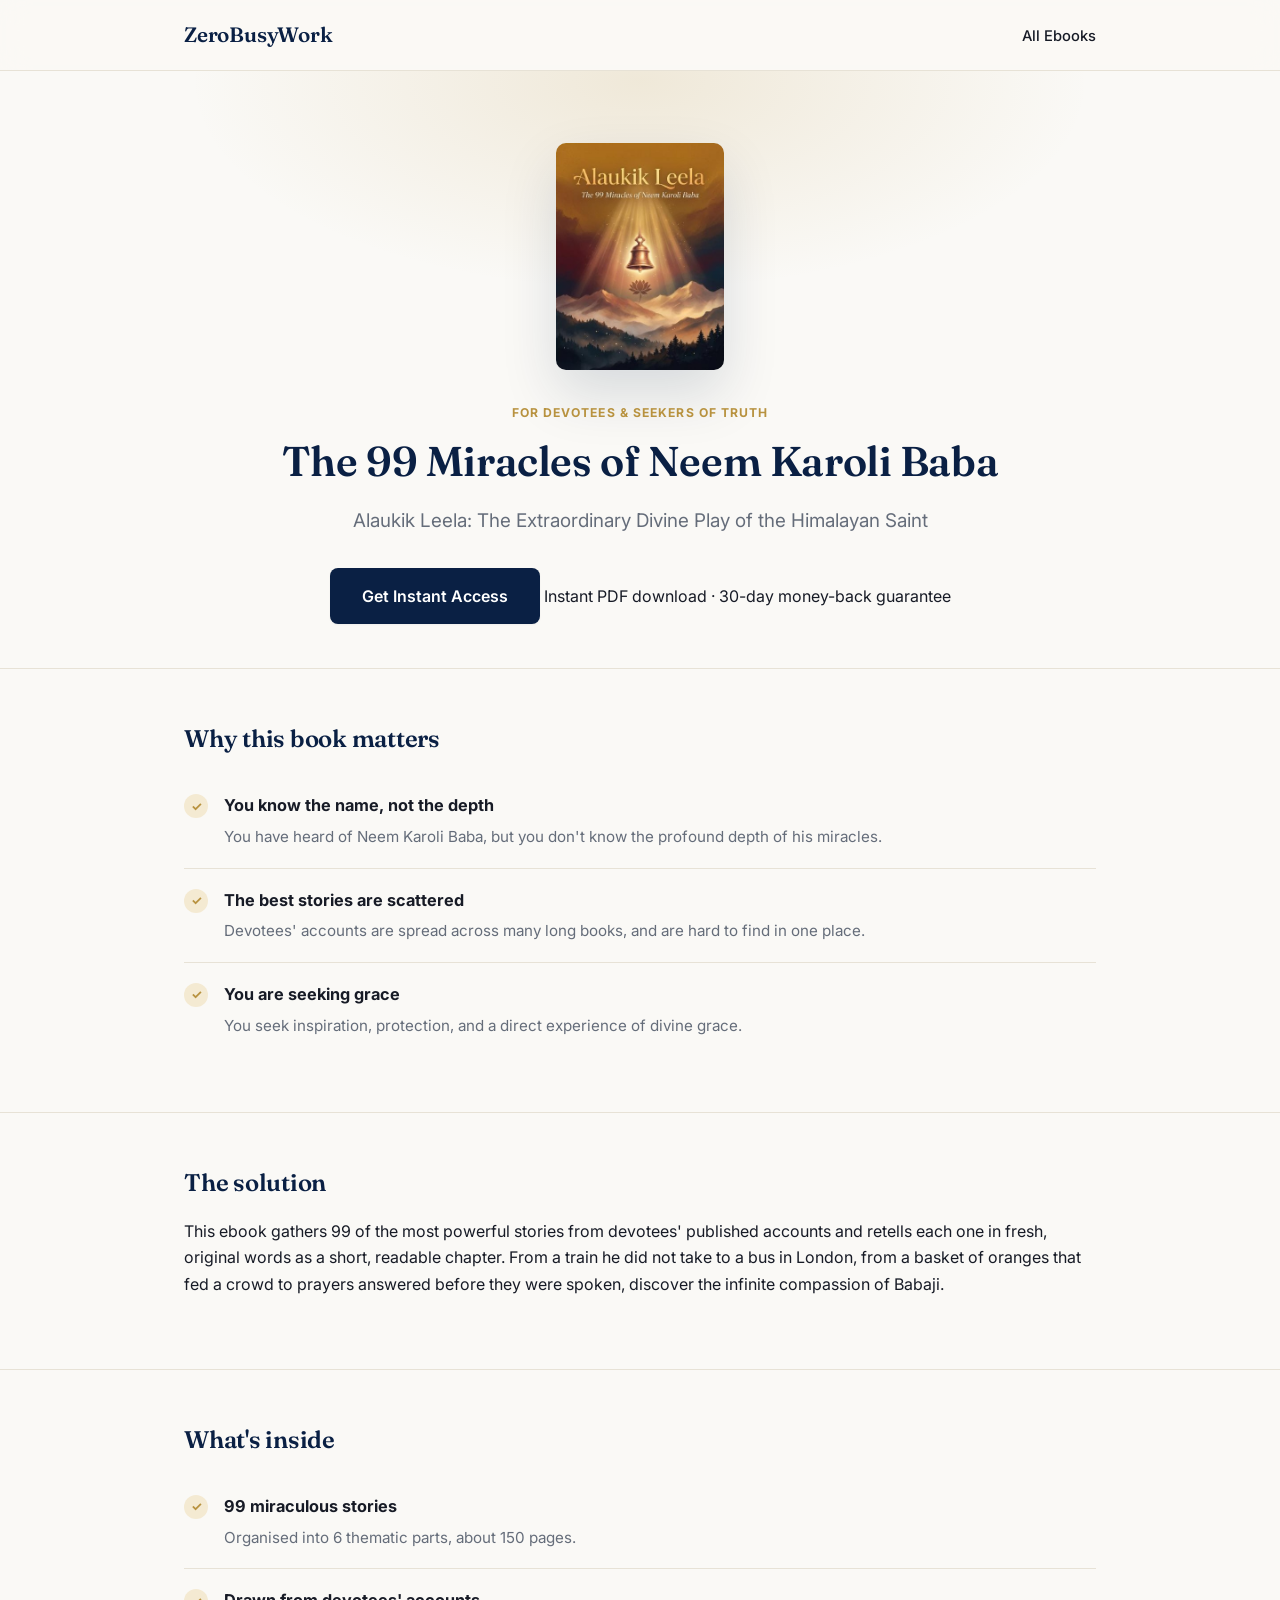
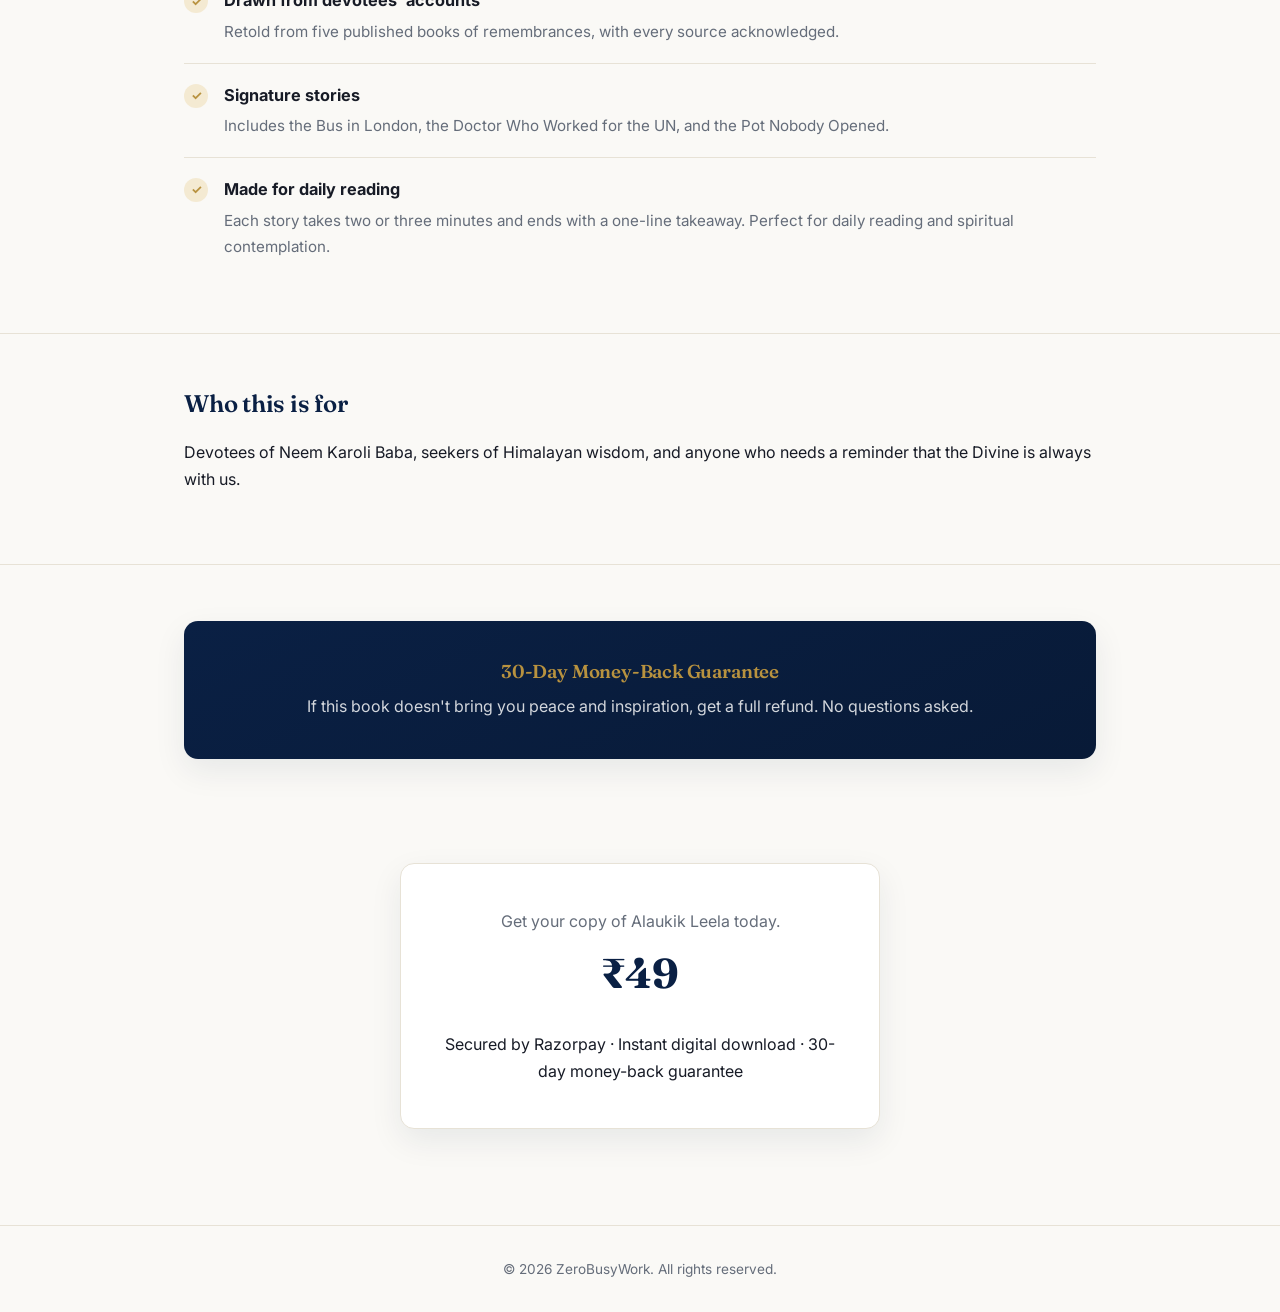
<file: ebooks/neem-karoli-baba-99-stories/index.html>
<!DOCTYPE html>
<html lang="en">
<head>
<meta charset="UTF-8">
<meta name="viewport" content="width=device-width, initial-scale=1.0">
<title>Alaukik Leela: The 99 Miracles of Neem Karoli Baba — ZeroBusyWork</title>
<meta name="description" content="99 short, readable true-life stories of Neem Karoli Baba's grace, retold in fresh words from devotees' published accounts.">
<link rel="preconnect" href="https://fonts.googleapis.com">
<link rel="preconnect" href="https://fonts.gstatic.com" crossorigin>
<link href="https://fonts.googleapis.com/css2?family=Fraunces:opsz,wght@9..144,500;9..144,600;9..144,700&family=Inter:wght@400;500;600;700&display=swap" rel="stylesheet">
<link rel="stylesheet" href="/assets/style.css">
</head>
<body>

<header class="site-header">
<div class="wrap">
<a href="/" class="logo">ZeroBusyWork</a>
<nav>
<a href="/#books">All Ebooks</a>
</nav>
</div>
</header>

<section class="ebook-hero">
<div class="wrap">
<img class="cover-shot" src="/assets/covers/neem-karoli-baba-99-stories.jpg" alt="Alaukik Leela: The 99 Miracles of Neem Karoli Baba — book cover">
<div class="eyebrow">For Devotees &amp; Seekers of Truth</div>
<h1>The 99 Miracles of Neem Karoli Baba</h1>
<p class="subhead">Alaukik Leela: The Extraordinary Divine Play of the Himalayan Saint</p>
<a href="#buy" class="btn">Get Instant Access</a>
<span class="fineprint">Instant PDF download · 30-day money-back guarantee</span>
</div>
</section>

<section class="content-section">
<div class="wrap">
<h2>Why this book matters</h2>
<ul class="feature-list">
<li>
<span class="check">✓</span>
<div>
<strong>You know the name, not the depth</strong>
<span class="desc">You have heard of Neem Karoli Baba, but you don't know the profound depth of his miracles.</span>
</div>
</li>
<li>
<span class="check">✓</span>
<div>
<strong>The best stories are scattered</strong>
<span class="desc">Devotees' accounts are spread across many long books, and are hard to find in one place.</span>
</div>
</li>
<li>
<span class="check">✓</span>
<div>
<strong>You are seeking grace</strong>
<span class="desc">You seek inspiration, protection, and a direct experience of divine grace.</span>
</div>
</li>
</ul>
</div>
</section>

<section class="content-section">
<div class="wrap">
<h2>The solution</h2>
<p>This ebook gathers 99 of the most powerful stories from devotees' published accounts and retells each one in fresh, original words as a short, readable chapter. From a train he did not take to a bus in London, from a basket of oranges that fed a crowd to prayers answered before they were spoken, discover the infinite compassion of Babaji.</p>
</div>
</section>

<section class="content-section">
<div class="wrap">
<h2>What's inside</h2>
<ul class="feature-list">
<li><span class="check">✓</span><div><strong>99 miraculous stories</strong><span class="desc">Organised into 6 thematic parts, about 150 pages.</span></div></li>
<li><span class="check">✓</span><div><strong>Drawn from devotees' accounts</strong><span class="desc">Retold from five published books of remembrances, with every source acknowledged.</span></div></li>
<li><span class="check">✓</span><div><strong>Signature stories</strong><span class="desc">Includes the Bus in London, the Doctor Who Worked for the UN, and the Pot Nobody Opened.</span></div></li>
<li><span class="check">✓</span><div><strong>Made for daily reading</strong><span class="desc">Each story takes two or three minutes and ends with a one-line takeaway. Perfect for daily reading and spiritual contemplation.</span></div></li>
</ul>
</div>
</section>

<section class="content-section">
<div class="wrap">
<h2>Who this is for</h2>
<p>Devotees of Neem Karoli Baba, seekers of Himalayan wisdom, and anyone who needs a reminder that the Divine is always with us.</p>
</div>
</section>

<section class="content-section">
<div class="wrap">
<div class="guarantee-box">
<h3>30-Day Money-Back Guarantee</h3>
<p>If this book doesn't bring you peace and inspiration, get a full refund. No questions asked.</p>
</div>
</div>
</section>

<section id="buy" class="price-box">
<div class="wrap">
<p>Get your copy of Alaukik Leela today.</p>
<div class="price">₹49</div>

<form><script src="https://checkout.razorpay.com/v1/payment-button.js" data-payment_button_id="pl_Tem65EWJ06nFed" async> </script> </form>

<span class="fineprint">Secured by Razorpay · Instant digital download · 30-day money-back guarantee</span>
</div>
</section>

<footer class="site-footer">
<div class="wrap">
&copy; 2026 ZeroBusyWork. All rights reserved.
</div>
</footer>

</body>
</html>
</file>
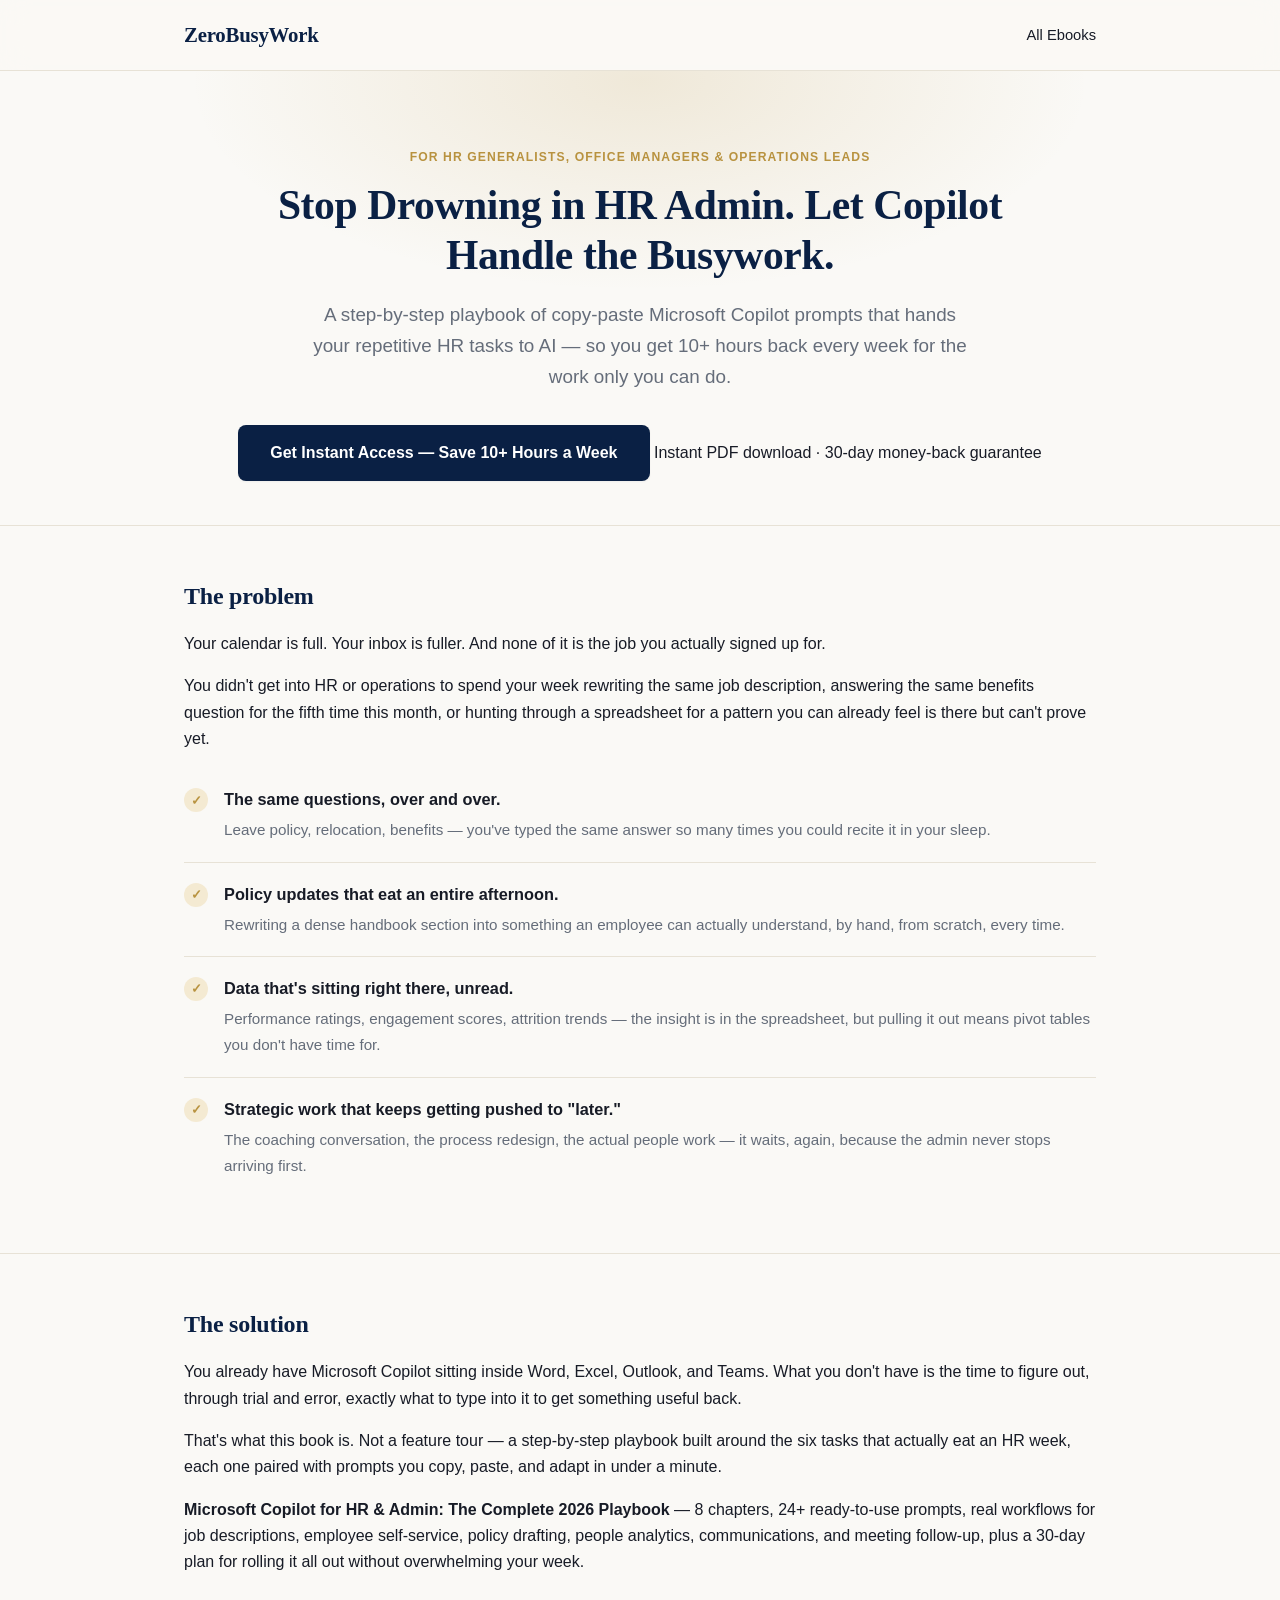
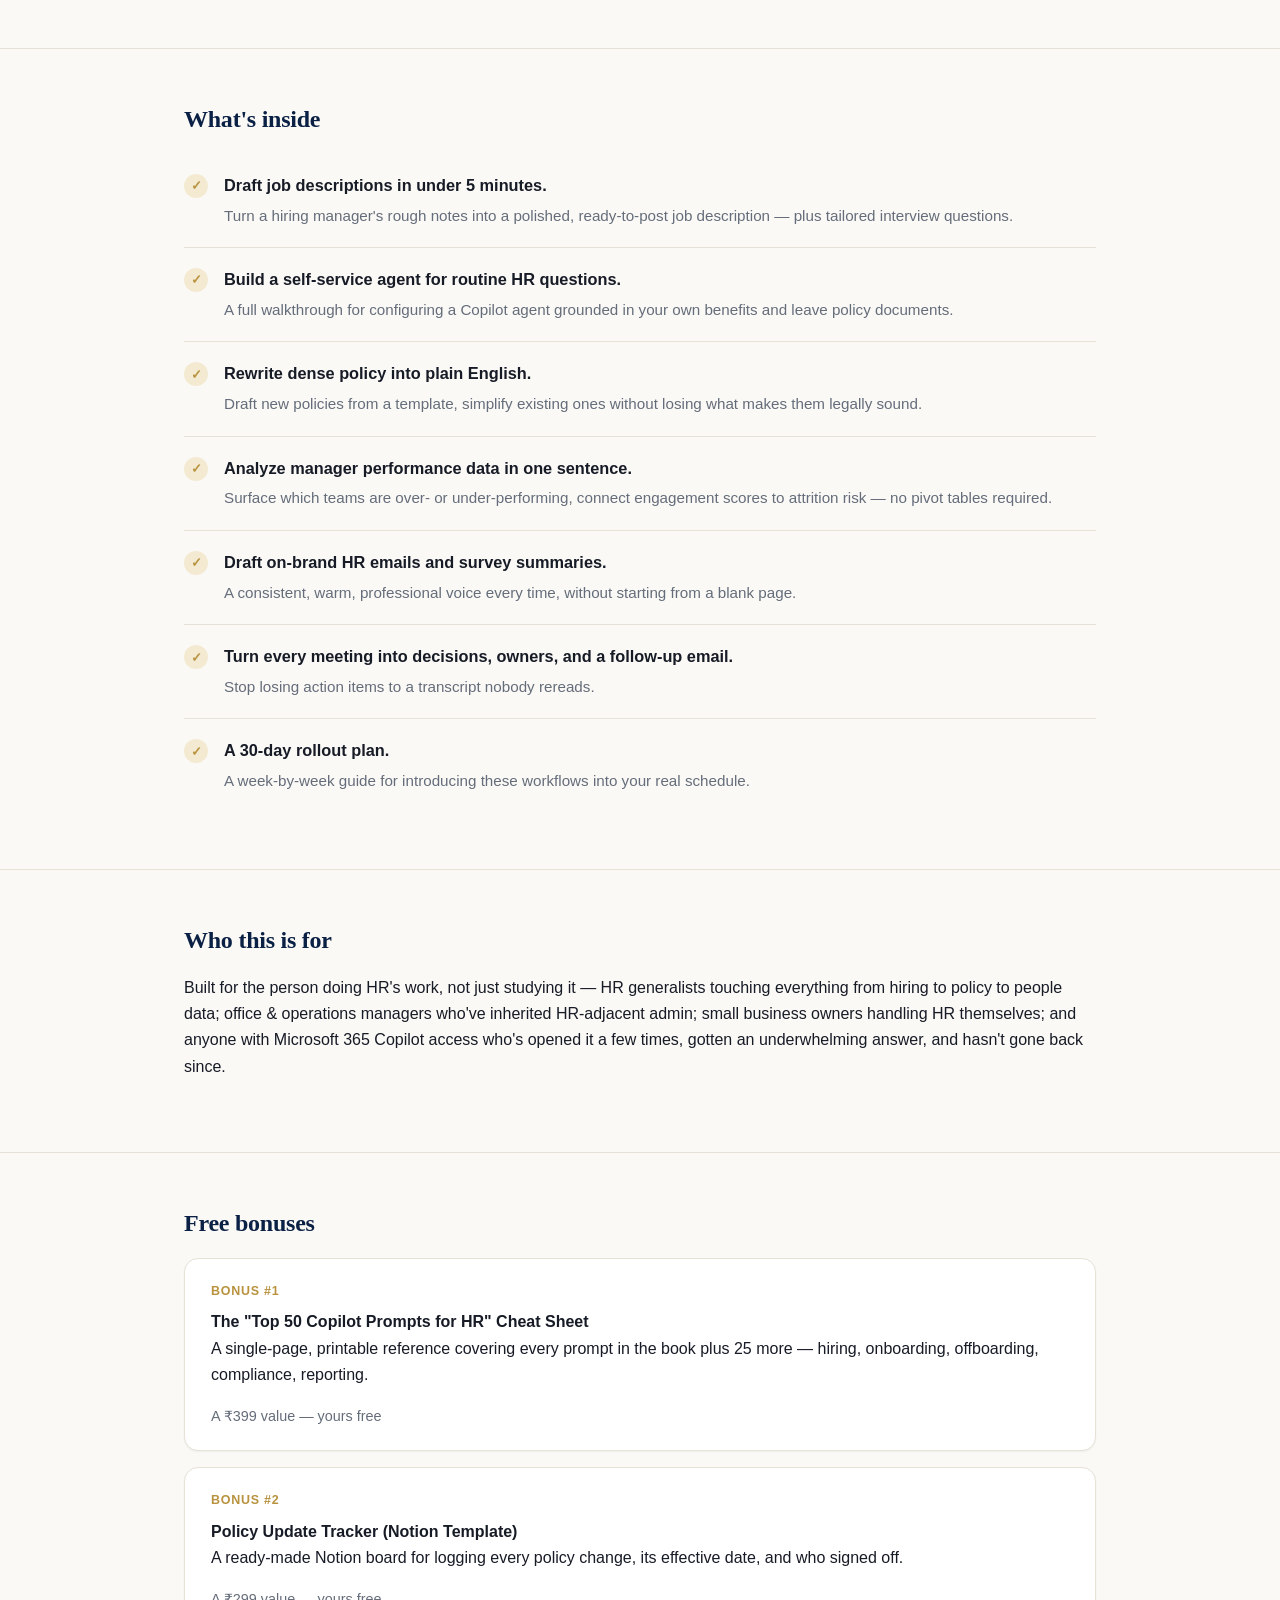
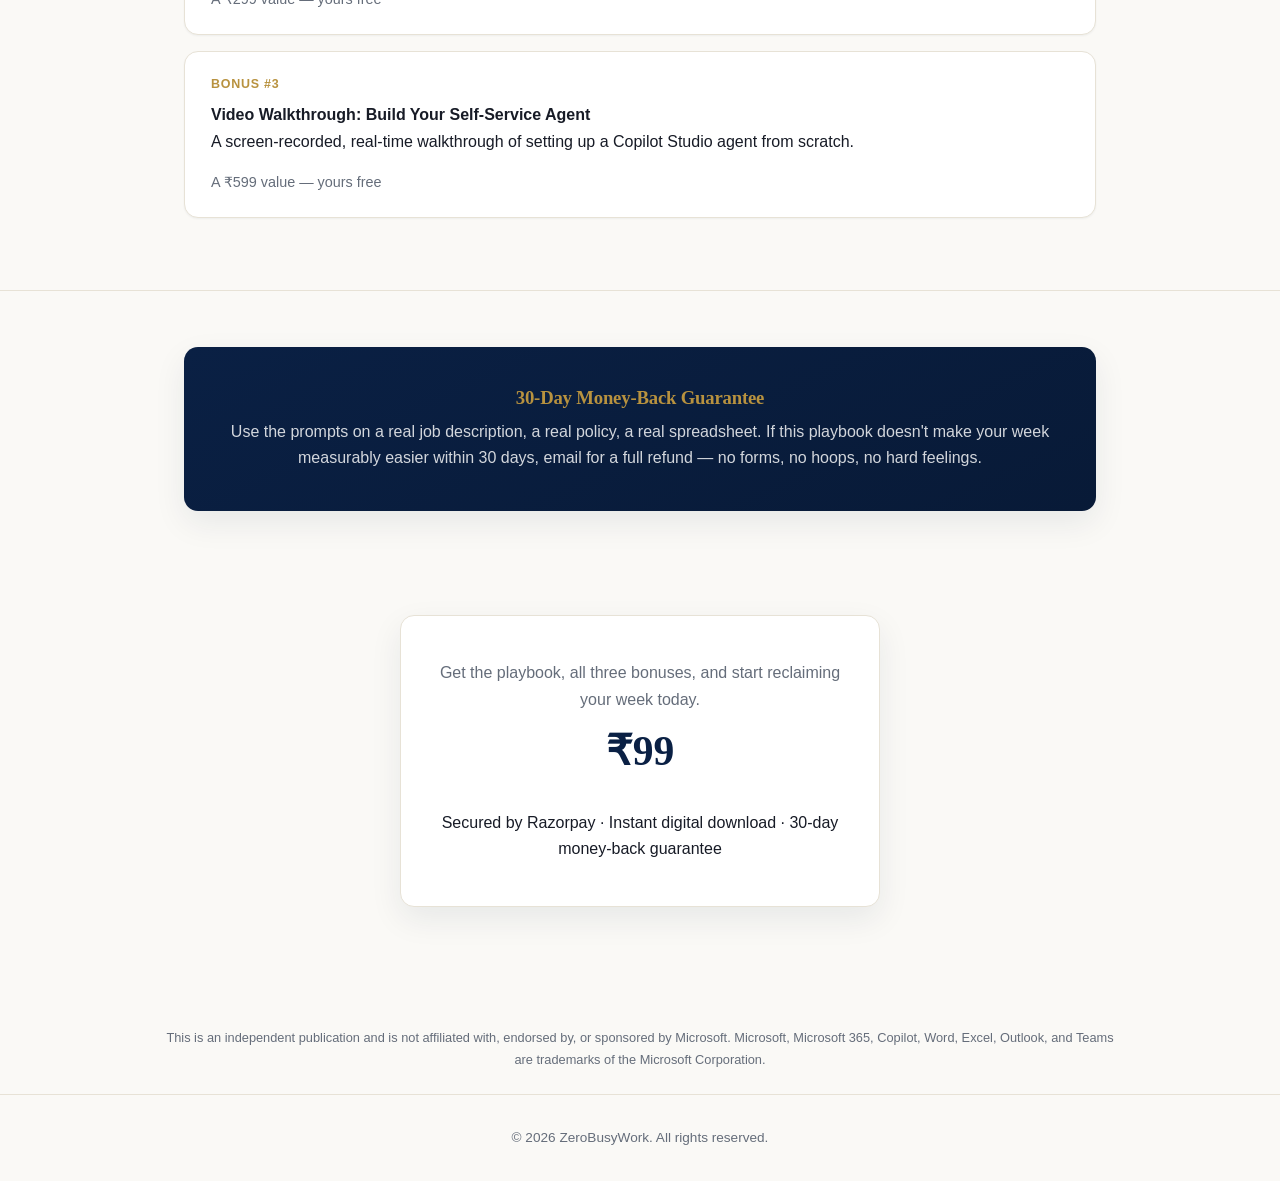
<file: hr-copilot-for-hr-admin.html>
<!DOCTYPE html>
<html lang="en">
<head>
<meta charset="UTF-8">
<meta name="viewport" content="width=device-width, initial-scale=1.0">
<title>Microsoft Copilot for HR & Admin — The Complete 2026 Playbook</title>
<meta name="description" content="A step-by-step playbook of copy-paste Microsoft Copilot prompts that hands your repetitive HR tasks to AI — so you get 10+ hours back every week.">
<link rel="stylesheet" href="/assets/style.css">
</head>
<body>

<header class="site-header">
  <div class="wrap">
    <a href="/" class="logo">ZeroBusyWork</a>
    <nav>
      <a href="/#books">All Ebooks</a>
    </nav>
  </div>
</header>

<section class="ebook-hero">
  <div class="wrap">
    <div class="eyebrow">For HR Generalists, Office Managers &amp; Operations Leads</div>
    <h1>Stop Drowning in HR Admin. Let Copilot Handle the Busywork.</h1>
    <p class="subhead">A step-by-step playbook of copy-paste Microsoft Copilot prompts that hands your repetitive HR tasks to AI — so you get 10+ hours back every week for the work only you can do.</p>
    <a href="#buy" class="btn">Get Instant Access — Save 10+ Hours a Week</a>
    <span class="fineprint">Instant PDF download · 30-day money-back guarantee</span>
  </div>
</section>

<section class="content-section">
  <div class="wrap">
    <h2>The problem</h2>
    <p>Your calendar is full. Your inbox is fuller. And none of it is the job you actually signed up for.</p>
    <p>You didn't get into HR or operations to spend your week rewriting the same job description, answering the same benefits question for the fifth time this month, or hunting through a spreadsheet for a pattern you can already feel is there but can't prove yet.</p>
    <ul class="feature-list">
      <li>
        <span class="check">✓</span>
        <div>
          <strong>The same questions, over and over.</strong>
          <span class="desc">Leave policy, relocation, benefits — you've typed the same answer so many times you could recite it in your sleep.</span>
        </div>
      </li>
      <li>
        <span class="check">✓</span>
        <div>
          <strong>Policy updates that eat an entire afternoon.</strong>
          <span class="desc">Rewriting a dense handbook section into something an employee can actually understand, by hand, from scratch, every time.</span>
        </div>
      </li>
      <li>
        <span class="check">✓</span>
        <div>
          <strong>Data that's sitting right there, unread.</strong>
          <span class="desc">Performance ratings, engagement scores, attrition trends — the insight is in the spreadsheet, but pulling it out means pivot tables you don't have time for.</span>
        </div>
      </li>
      <li>
        <span class="check">✓</span>
        <div>
          <strong>Strategic work that keeps getting pushed to "later."</strong>
          <span class="desc">The coaching conversation, the process redesign, the actual people work — it waits, again, because the admin never stops arriving first.</span>
        </div>
      </li>
    </ul>
  </div>
</section>

<section class="content-section">
  <div class="wrap">
    <h2>The solution</h2>
    <p>You already have Microsoft Copilot sitting inside Word, Excel, Outlook, and Teams. What you don't have is the time to figure out, through trial and error, exactly what to type into it to get something useful back.</p>
    <p>That's what this book is. Not a feature tour — a step-by-step playbook built around the six tasks that actually eat an HR week, each one paired with prompts you copy, paste, and adapt in under a minute.</p>
    <p><strong>Microsoft Copilot for HR &amp; Admin: The Complete 2026 Playbook</strong> — 8 chapters, 24+ ready-to-use prompts, real workflows for job descriptions, employee self-service, policy drafting, people analytics, communications, and meeting follow-up, plus a 30-day plan for rolling it all out without overwhelming your week.</p>
  </div>
</section>

<section class="content-section">
  <div class="wrap">
    <h2>What's inside</h2>
    <ul class="feature-list">
      <li><span class="check">✓</span><div><strong>Draft job descriptions in under 5 minutes.</strong><span class="desc">Turn a hiring manager's rough notes into a polished, ready-to-post job description — plus tailored interview questions.</span></div></li>
      <li><span class="check">✓</span><div><strong>Build a self-service agent for routine HR questions.</strong><span class="desc">A full walkthrough for configuring a Copilot agent grounded in your own benefits and leave policy documents.</span></div></li>
      <li><span class="check">✓</span><div><strong>Rewrite dense policy into plain English.</strong><span class="desc">Draft new policies from a template, simplify existing ones without losing what makes them legally sound.</span></div></li>
      <li><span class="check">✓</span><div><strong>Analyze manager performance data in one sentence.</strong><span class="desc">Surface which teams are over- or under-performing, connect engagement scores to attrition risk — no pivot tables required.</span></div></li>
      <li><span class="check">✓</span><div><strong>Draft on-brand HR emails and survey summaries.</strong><span class="desc">A consistent, warm, professional voice every time, without starting from a blank page.</span></div></li>
      <li><span class="check">✓</span><div><strong>Turn every meeting into decisions, owners, and a follow-up email.</strong><span class="desc">Stop losing action items to a transcript nobody rereads.</span></div></li>
      <li><span class="check">✓</span><div><strong>A 30-day rollout plan.</strong><span class="desc">A week-by-week guide for introducing these workflows into your real schedule.</span></div></li>
    </ul>
  </div>
</section>

<section class="content-section">
  <div class="wrap">
    <h2>Who this is for</h2>
    <p>Built for the person doing HR's work, not just studying it — HR generalists touching everything from hiring to policy to people data; office &amp; operations managers who've inherited HR-adjacent admin; small business owners handling HR themselves; and anyone with Microsoft 365 Copilot access who's opened it a few times, gotten an underwhelming answer, and hasn't gone back since.</p>
  </div>
</section>

<section class="content-section">
  <div class="wrap">
    <h2>Free bonuses</h2>

    <div class="bonus-card">
      <div class="bonus-label">Bonus #1</div>
      <strong>The "Top 50 Copilot Prompts for HR" Cheat Sheet</strong>
      <p>A single-page, printable reference covering every prompt in the book plus 25 more — hiring, onboarding, offboarding, compliance, reporting.</p>
      <div class="bonus-value">A ₹399 value — yours free</div>
    </div>

    <div class="bonus-card">
      <div class="bonus-label">Bonus #2</div>
      <strong>Policy Update Tracker (Notion Template)</strong>
      <p>A ready-made Notion board for logging every policy change, its effective date, and who signed off.</p>
      <div class="bonus-value">A ₹299 value — yours free</div>
    </div>

    <div class="bonus-card">
      <div class="bonus-label">Bonus #3</div>
      <strong>Video Walkthrough: Build Your Self-Service Agent</strong>
      <p>A screen-recorded, real-time walkthrough of setting up a Copilot Studio agent from scratch.</p>
      <div class="bonus-value">A ₹599 value — yours free</div>
    </div>
  </div>
</section>

<section class="content-section">
  <div class="wrap">
    <div class="guarantee-box">
      <h3>30-Day Money-Back Guarantee</h3>
      <p>Use the prompts on a real job description, a real policy, a real spreadsheet. If this playbook doesn't make your week measurably easier within 30 days, email for a full refund — no forms, no hoops, no hard feelings.</p>
    </div>
  </div>
</section>

<section id="buy" class="price-box">
  <div class="wrap">
    <p>Get the playbook, all three bonuses, and start reclaiming your week today.</p>
    <div class="price">₹99</div>

    <!--
      ============================================================
      RAZORPAY PAYMENT BUTTON GOES HERE.
      Go to Razorpay Dashboard → Payment Buttons → this product →
      copy its embed snippet (a <form> + <script src="https://
      checkout.razorpay.com/v1/payment-button.js" ...>) and paste
      it in place of this comment.
      ============================================================
    -->

    <span class="fineprint">Secured by Razorpay · Instant digital download · 30-day money-back guarantee</span>
  </div>
</section>

<p class="disclaimer wrap">This is an independent publication and is not affiliated with, endorsed by, or sponsored by Microsoft. Microsoft, Microsoft 365, Copilot, Word, Excel, Outlook, and Teams are trademarks of the Microsoft Corporation.</p>

<footer class="site-footer">
  <div class="wrap">
    &copy; 2026 ZeroBusyWork. All rights reserved.
  </div>
</footer>

</body>
</html>
</file>
<file: assets/style.css>
/* ==========================================================================
   ZeroBusyWork -- shared design system (v2, "cleaner & more premium")
   Warm off-white background, deep navy for text/CTAs, muted gold accent,
   Fraunces for headings, Inter for body. Used by every page: the homepage
   and every ebook page under /ebooks/.
   ========================================================================== */

:root {
  --bg: #faf9f6;              /* soft off-white page background */
  --text: #171b26;            /* near-black navy body text */
  --navy: #0a2044;            /* deep navy — CTA buttons, footer, accents */
  --navy-light: #143a72;      /* hover state for navy elements */
  --gold: #b8923f;            /* muted, premium gold accent */
  --gold-soft: #f4ead2;       /* pale gold tint for badges/backgrounds */
  --card-bg: #ffffff;
  --border: #e7e2d6;
  --border-strong: #d9d2c0;
  --muted: #656d7a;

  --font-heading: "Fraunces", Georgia, "Times New Roman", serif;
  --font-body: "Inter", -apple-system, "Segoe UI", Helvetica, Arial, sans-serif;

  --radius: 14px;
  --radius-sm: 8px;
  --max-width: 960px;
  --shadow-sm: 0 1px 2px rgba(10, 32, 68, 0.05);
  --shadow-md: 0 12px 32px rgba(10, 32, 68, 0.08);
  --shadow-lg: 0 24px 56px rgba(10, 32, 68, 0.14);
}

* { box-sizing: border-box; }

html { scroll-behavior: smooth; }

html, body {
  margin: 0;
  padding: 0;
  background: var(--bg);
  color: var(--text);
  font-family: var(--font-body);
  line-height: 1.65;
  -webkit-font-smoothing: antialiased;
  -moz-osx-font-smoothing: grayscale;
}

h1, h2, h3 {
  font-family: var(--font-heading);
  font-weight: 600;
  line-height: 1.2;
  letter-spacing: -0.01em;
  margin: 0 0 0.5em;
  color: var(--navy);
}

p { margin: 0 0 1em; }

a { color: inherit; }

img { max-width: 100%; display: block; }

.wrap {
  max-width: var(--max-width);
  margin: 0 auto;
  padding: 0 24px;
}

/* ---------- Site header (used on every page) ---------- */

.site-header {
  position: sticky;
  top: 0;
  z-index: 20;
  padding: 18px 0;
  background: rgba(250, 249, 246, 0.82);
  backdrop-filter: saturate(180%) blur(14px);
  -webkit-backdrop-filter: saturate(180%) blur(14px);
  border-bottom: 1px solid var(--border);
}

.site-header .wrap {
  display: flex;
  align-items: center;
  justify-content: space-between;
}

.site-header .logo {
  font-family: var(--font-heading);
  font-weight: 600;
  font-size: 1.3rem;
  letter-spacing: -0.01em;
  text-decoration: none;
  color: var(--navy);
}

.site-header nav a {
  text-decoration: none;
  color: var(--text);
  margin-left: 28px;
  font-size: 0.92rem;
  font-weight: 500;
  transition: color 0.15s ease;
}

.site-header nav a:hover { color: var(--gold); }

/* ---------- Eyebrow label ---------- */

.eyebrow {
  display: inline-block;
  color: var(--gold);
  text-transform: uppercase;
  letter-spacing: 0.09em;
  font-size: 0.76rem;
  font-weight: 700;
  margin-bottom: 14px;
}

/* ---------- Buttons ---------- */

.btn {
  display: inline-flex;
  align-items: center;
  gap: 8px;
  background: var(--navy);
  color: #fff;
  text-decoration: none;
  padding: 15px 32px;
  border-radius: var(--radius-sm);
  font-weight: 600;
  font-family: var(--font-body);
  border: none;
  cursor: pointer;
  font-size: 1rem;
  box-shadow: var(--shadow-sm);
  transition: background 0.18s ease, transform 0.18s ease, box-shadow 0.18s ease;
}

.btn:hover {
  background: var(--navy-light);
  transform: translateY(-1px);
  box-shadow: var(--shadow-md);
}

.btn-secondary {
  background: transparent;
  color: var(--navy);
  border: 1.5px solid var(--border-strong);
  box-shadow: none;
}

.btn-secondary:hover {
  background: var(--navy);
  color: #fff;
  border-color: var(--navy);
}

/* ---------- Catalog / homepage ---------- */

.hero {
  position: relative;
  text-align: center;
  padding: 96px 0 56px;
  overflow: hidden;
}

.hero::before {
  content: "";
  position: absolute;
  top: -180px;
  left: 50%;
  width: 900px;
  height: 420px;
  transform: translateX(-50%);
  background: radial-gradient(closest-side, rgba(184, 146, 63, 0.16), rgba(184, 146, 63, 0));
  pointer-events: none;
  z-index: 0;
}

.hero .wrap { position: relative; z-index: 1; }

.hero h1 {
  font-size: clamp(2rem, 4vw, 2.7rem);
  max-width: 760px;
  margin: 0 auto 18px;
}

.hero p.lede {
  color: var(--muted);
  max-width: 580px;
  margin: 0 auto;
  font-size: 1.1rem;
}

.catalog-grid {
  display: grid;
  grid-template-columns: repeat(auto-fit, minmax(270px, 1fr));
  gap: 26px;
  padding: 44px 0 96px;
}

.book-card {
  background: var(--card-bg);
  border: 1px solid var(--border);
  border-radius: var(--radius);
  overflow: hidden;
  text-decoration: none;
  color: var(--text);
  display: flex;
  flex-direction: column;
  box-shadow: var(--shadow-sm);
  transition: transform 0.2s ease, box-shadow 0.2s ease, border-color 0.2s ease;
}

.book-card:hover {
  transform: translateY(-4px);
  box-shadow: var(--shadow-lg);
  border-color: var(--border-strong);
}

.book-card .cover {
  display: block;
  width: 100%;
  aspect-ratio: 3 / 4;
  object-fit: cover;
  border-bottom: 1px solid var(--border);
  background: var(--bg);
}

.book-card .card-body {
  padding: 28px 32px 32px;
  display: flex;
  flex-direction: column;
  flex-grow: 1;
}

.book-card .eyebrow { margin-bottom: 10px; }
.book-card h2 { font-size: 1.3rem; margin-bottom: 12px; }
.book-card p { color: var(--muted); font-size: 0.96rem; flex-grow: 1; margin-bottom: 20px; }

.book-card .price {
  font-weight: 700;
  color: var(--navy);
  font-size: 1.15rem;
  padding-top: 16px;
  border-top: 1px solid var(--border);
}

.book-card.coming-soon {
  opacity: 0.55;
  border-style: dashed;
  box-shadow: none;
}

/* ---------- Ebook landing page ---------- */

.ebook-hero {
  position: relative;
  padding: 72px 0 44px;
  text-align: center;
  border-bottom: 1px solid var(--border);
  overflow: hidden;
}

.ebook-hero::before {
  content: "";
  position: absolute;
  top: -200px;
  left: 50%;
  width: 900px;
  height: 420px;
  transform: translateX(-50%);
  background: radial-gradient(closest-side, rgba(184, 146, 63, 0.16), rgba(184, 146, 63, 0));
  pointer-events: none;
}

.ebook-hero .wrap { position: relative; }

.ebook-hero .cover-shot {
  display: block;
  width: 168px;
  margin: 0 auto 28px;
  border-radius: 10px;
  box-shadow: var(--shadow-lg);
}

.ebook-hero h1 { font-size: clamp(2rem, 4vw, 2.6rem); max-width: 760px; margin: 0 auto 18px; }
.ebook-hero .subhead { font-size: 1.18rem; color: var(--muted); max-width: 660px; margin: 0 auto 32px; }

.cta-block { text-align: center; margin: 36px 0; }
.cta-block .fineprint { display: block; margin-top: 12px; font-size: 0.85rem; color: var(--muted); }

section.content-section { padding: 56px 0; }
section.content-section + section.content-section { border-top: 1px solid var(--border); }
section.content-section h2 { font-size: 1.5rem; margin-bottom: 20px; }

.feature-list { list-style: none; padding: 0; margin: 0; }
.feature-list li {
  display: flex;
  gap: 16px;
  padding: 18px 0;
  border-bottom: 1px solid var(--border);
}
.feature-list li:last-child { border-bottom: none; }
.feature-list .check {
  display: flex;
  align-items: center;
  justify-content: center;
  width: 24px;
  height: 24px;
  flex-shrink: 0;
  border-radius: 50%;
  background: var(--gold-soft);
  color: var(--gold);
  font-weight: 700;
  font-size: 0.8rem;
  margin-top: 2px;
}
.feature-list strong { display: block; margin-bottom: 4px; font-size: 1.02rem; }
.feature-list span.desc { color: var(--muted); font-size: 0.95rem; }

.bonus-card {
  background: var(--card-bg);
  border: 1px solid var(--border);
  border-radius: var(--radius);
  padding: 22px 26px;
  margin-bottom: 16px;
  box-shadow: var(--shadow-sm);
}
.bonus-card .bonus-label {
  color: var(--gold);
  font-size: 0.78rem;
  font-weight: 700;
  text-transform: uppercase;
  letter-spacing: 0.06em;
  margin-bottom: 8px;
}
.bonus-card .bonus-value { color: var(--muted); font-size: 0.9rem; margin-top: 8px; }

.guarantee-box {
  background: linear-gradient(155deg, var(--navy), #081a37);
  color: #fff;
  border-radius: var(--radius);
  padding: 40px;
  text-align: center;
  box-shadow: var(--shadow-md);
}
.guarantee-box h3 { color: var(--gold); }
.guarantee-box p { color: rgba(255,255,255,0.82); margin-bottom: 0; }

.price-box {
  text-align: center;
  padding: 48px 0 96px;
}
.price-box .wrap {
  max-width: 480px;
  background: var(--card-bg);
  border: 1px solid var(--border);
  border-radius: var(--radius);
  padding: 44px 32px;
  box-shadow: var(--shadow-md);
}
.price-box p { color: var(--muted); margin-bottom: 4px; }
.price-box .price { font-size: 2.6rem; font-weight: 700; color: var(--navy); margin: 4px 0 24px; font-family: var(--font-heading); }

.disclaimer {
  font-size: 0.8rem;
  color: var(--muted);
  text-align: center;
  padding: 24px 0;
}

/* ---------- Footer ---------- */

.site-footer {
  border-top: 1px solid var(--border);
  padding: 32px 0;
  text-align: center;
  font-size: 0.85rem;
  color: var(--muted);
}

@media (max-width: 600px) {
  .hero { padding: 64px 0 40px; }
  .hero h1, .ebook-hero h1 { font-size: 1.7rem; }
  .site-header nav a { margin-left: 16px; font-size: 0.85rem; }
  .price-box .wrap { padding: 32px 22px; }
  .guarantee-box { padding: 28px 22px; }
}
</file>
